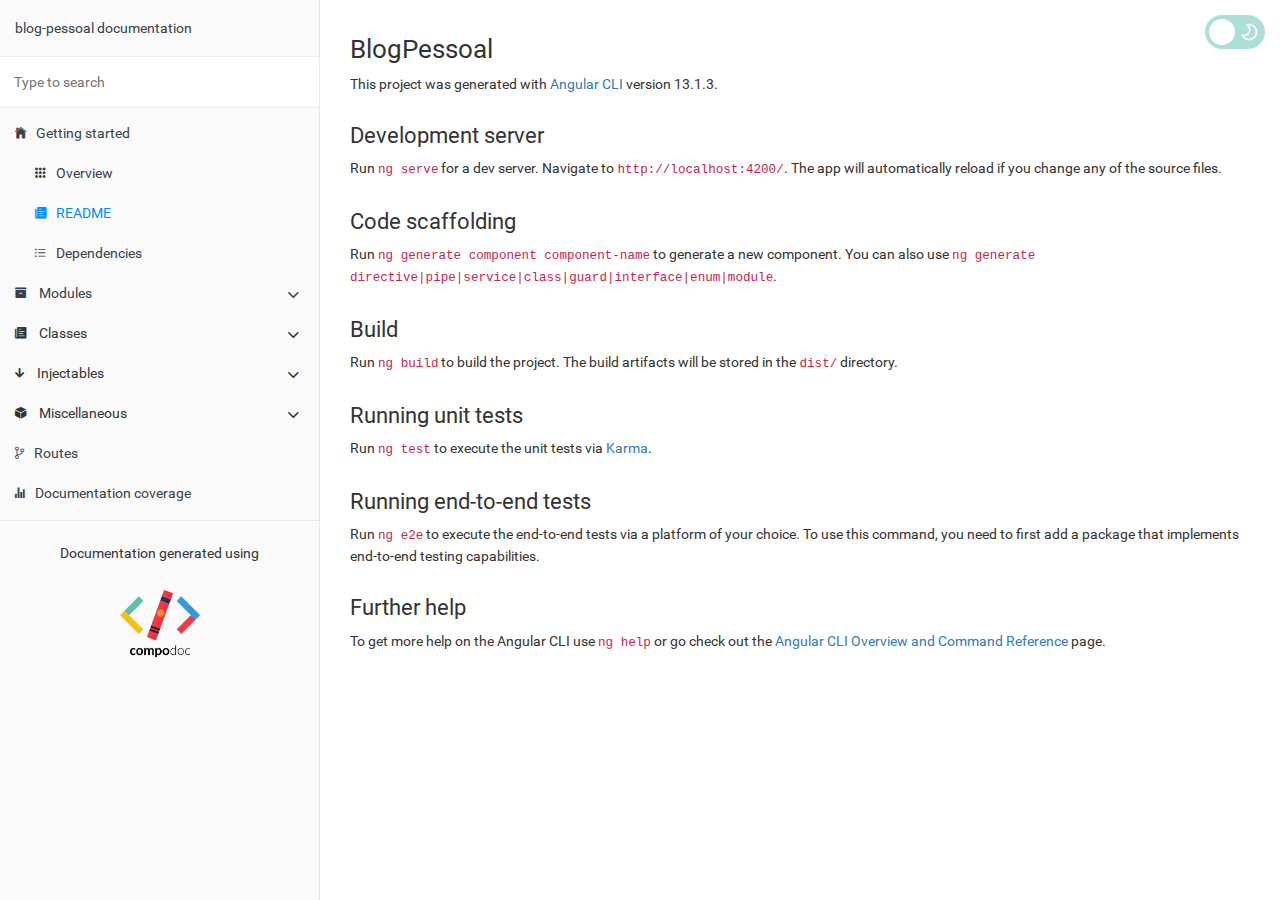
<file: documentation/index.html>
<!doctype html>
<html class="no-js" lang="">
    <head>
        <meta charset="utf-8">
        <meta http-equiv="x-ua-compatible" content="ie=edge">
        <title>blog-pessoal documentation</title>
        <meta name="description" content="">
        <meta name="viewport" content="width=device-width, initial-scale=1">

        <link rel="icon" type="image/x-icon" href="./images/favicon.ico">
	   <link rel="stylesheet" href="./styles/style.css">
        <link rel="stylesheet" href="./styles/dark.css">
    </head>
    <body>

        <div class="navbar navbar-default navbar-fixed-top visible-xs">
            <a href="./" class="navbar-brand">blog-pessoal documentation</a>
            <button type="button" class="btn btn-default btn-menu ion-ios-menu" id="btn-menu"></button>
        </div>

        <div class="xs-menu menu" id="mobile-menu">
                <div id="book-search-input" role="search"><input type="text" placeholder="Type to search"></div>            <compodoc-menu></compodoc-menu>
        </div>

        <div class="container-fluid main">
           <div class="row main">
               <div class="hidden-xs menu">
                   <compodoc-menu mode="normal"></compodoc-menu>
               </div>
               <!-- START CONTENT -->
               <div class="content getting-started">
                   <div class="content-data">

<h1 id="blogpessoal">BlogPessoal</h1>
<p>This project was generated with <a href="https://github.com/angular/angular-cli">Angular CLI</a> version 13.1.3.</p>
<h2 id="development-server">Development server</h2>
<p>Run <code>ng serve</code> for a dev server. Navigate to <code>http://localhost:4200/</code>. The app will automatically reload if you change any of the source files.</p>
<h2 id="code-scaffolding">Code scaffolding</h2>
<p>Run <code>ng generate component component-name</code> to generate a new component. You can also use <code>ng generate directive|pipe|service|class|guard|interface|enum|module</code>.</p>
<h2 id="build">Build</h2>
<p>Run <code>ng build</code> to build the project. The build artifacts will be stored in the <code>dist/</code> directory.</p>
<h2 id="running-unit-tests">Running unit tests</h2>
<p>Run <code>ng test</code> to execute the unit tests via <a href="https://karma-runner.github.io">Karma</a>.</p>
<h2 id="running-end-to-end-tests">Running end-to-end tests</h2>
<p>Run <code>ng e2e</code> to execute the end-to-end tests via a platform of your choice. To use this command, you need to first add a package that implements end-to-end testing capabilities.</p>
<h2 id="further-help">Further help</h2>
<p>To get more help on the Angular CLI use <code>ng help</code> or go check out the <a href="https://angular.io/cli">Angular CLI Overview and Command Reference</a> page.</p>




















                   </div><div class="search-results">
    <div class="has-results">
        <h1 class="search-results-title"><span class='search-results-count'></span> results matching "<span class='search-query'></span>"</h1>
        <ul class="search-results-list"></ul>
    </div>
    <div class="no-results">
        <h1 class="search-results-title">No results matching "<span class='search-query'></span>"</h1>
    </div>
</div>
</div>
               <!-- END CONTENT -->
           </div>
       </div>

          <label class="dark-mode-switch">
               <input type="checkbox">
               <span class="slider">
                    <svg class="slider-icon" viewBox="0 0 24 24" fill="none" height="20" stroke="#000" stroke-linecap="round" stroke-linejoin="round" stroke-width="2" width="20" xmlns="http://www.w3.org/2000/svg">
                    <path d="M21 12.79A9 9 0 1111.21 3 7 7 0 0021 12.79z"></path>
                    </svg>
               </span>
          </label>

       <script>
            var COMPODOC_CURRENT_PAGE_DEPTH = 0;
            var COMPODOC_CURRENT_PAGE_CONTEXT = 'getting-started';
            var COMPODOC_CURRENT_PAGE_URL = 'index.html';
            var MAX_SEARCH_RESULTS = 15;
       </script>

       <script src="./js/libs/custom-elements.min.js"></script>
       <script src="./js/libs/lit-html.js"></script>

       <script src="./js/menu-wc.js" defer></script>
       <script nomodule src="./js/menu-wc_es5.js" defer></script>

       <script src="./js/libs/bootstrap-native.js"></script>

       <script src="./js/libs/es6-shim.min.js"></script>
       <script src="./js/libs/EventDispatcher.js"></script>
       <script src="./js/libs/promise.min.js"></script>
       <script src="./js/libs/zepto.min.js"></script>

       <script src="./js/compodoc.js"></script>

       <script src="./js/tabs.js"></script>
       <script src="./js/menu.js"></script>
       <script src="./js/libs/clipboard.min.js"></script>
       <script src="./js/libs/prism.js"></script>
       <script src="./js/sourceCode.js"></script>
          <script src="./js/search/search.js"></script>
          <script src="./js/search/lunr.min.js"></script>
          <script src="./js/search/search-lunr.js"></script>
          <script src="./js/search/search_index.js"></script>
       <script src="./js/lazy-load-graphs.js"></script>


    </body>
</html>
</file>
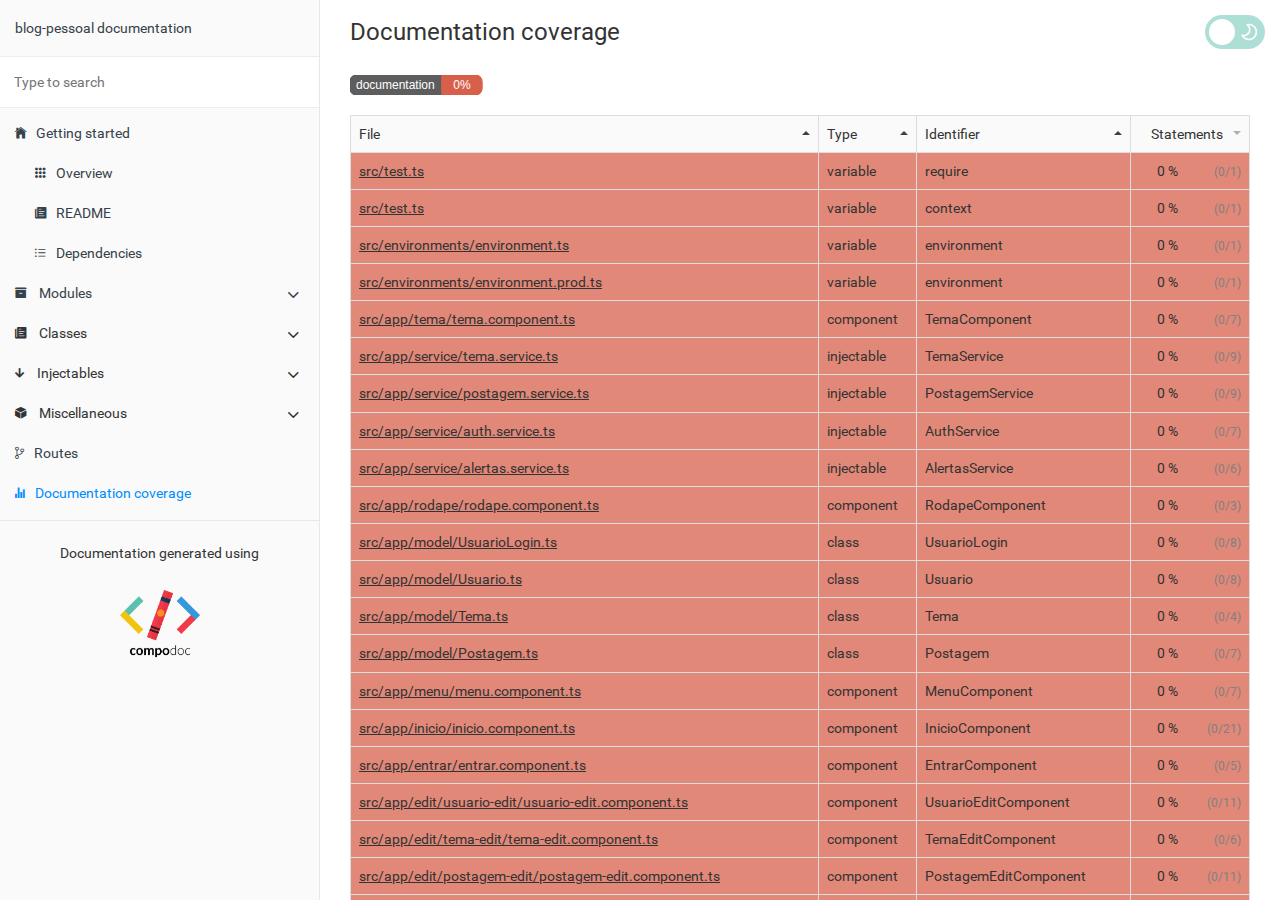
<file: documentation/coverage.html>
<!doctype html>
<html class="no-js" lang="">
    <head>
        <meta charset="utf-8">
        <meta http-equiv="x-ua-compatible" content="ie=edge">
        <title>blog-pessoal documentation</title>
        <meta name="description" content="">
        <meta name="viewport" content="width=device-width, initial-scale=1">

        <link rel="icon" type="image/x-icon" href="./images/favicon.ico">
	   <link rel="stylesheet" href="./styles/style.css">
        <link rel="stylesheet" href="./styles/dark.css">
    </head>
    <body>

        <div class="navbar navbar-default navbar-fixed-top visible-xs">
            <a href="./" class="navbar-brand">blog-pessoal documentation</a>
            <button type="button" class="btn btn-default btn-menu ion-ios-menu" id="btn-menu"></button>
        </div>

        <div class="xs-menu menu" id="mobile-menu">
                <div id="book-search-input" role="search"><input type="text" placeholder="Type to search"></div>            <compodoc-menu></compodoc-menu>
        </div>

        <div class="container-fluid main">
           <div class="row main">
               <div class="hidden-xs menu">
                   <compodoc-menu mode="normal"></compodoc-menu>
               </div>
               <!-- START CONTENT -->
               <div class="content coverage">
                   <div class="content-data">


















<ol class="breadcrumb">
    <li>Documentation coverage</li>
</ol>

<div>
    <img src="./images/coverage-badge-documentation.svg">
</div>

<table class="table table-bordered coverage" id="coverage-table">
    <thead class="coverage-header">
        <tr>
            <th>File</th>
            <th>Type</th>
            <th>Identifier</th>
            <th style="text-align:right" class="statements" data-sort-default>Statements</th>
        </tr>
    </thead>
    <tbody>
        <tr class="low">
            <td>
                <!-- miscellaneous -->
                <a href="./components/AlertasComponent.html">src/app/alertas/alertas.component.ts</a>
            </td>
            <td>component</td>
            <td>AlertasComponent</td>
            <td align="right" data-sort="0">
                <span class="coverage-percent">0 %</span>
                <span class="coverage-count">(0/7)</span>
            </td>
        </tr>
        <tr class="low">
            <td>
                <!-- miscellaneous -->
                <a href="./components/AppComponent.html">src/app/app.component.ts</a>
            </td>
            <td>component</td>
            <td>AppComponent</td>
            <td align="right" data-sort="0">
                <span class="coverage-percent">0 %</span>
                <span class="coverage-count">(0/3)</span>
            </td>
        </tr>
        <tr class="low">
            <td>
                <!-- miscellaneous -->
                <a href="./components/CadastrarComponent.html">src/app/cadastrar/cadastrar.component.ts</a>
            </td>
            <td>component</td>
            <td>CadastrarComponent</td>
            <td align="right" data-sort="0">
                <span class="coverage-percent">0 %</span>
                <span class="coverage-count">(0/9)</span>
            </td>
        </tr>
        <tr class="low">
            <td>
                <!-- miscellaneous -->
                <a href="./components/PostagemDeleteComponent.html">src/app/delete/postagem-delete/postagem-delete.component.ts</a>
            </td>
            <td>component</td>
            <td>PostagemDeleteComponent</td>
            <td align="right" data-sort="0">
                <span class="coverage-percent">0 %</span>
                <span class="coverage-count">(0/7)</span>
            </td>
        </tr>
        <tr class="low">
            <td>
                <!-- miscellaneous -->
                <a href="./components/TemaDeleteComponent.html">src/app/delete/tema-delete/tema-delete.component.ts</a>
            </td>
            <td>component</td>
            <td>TemaDeleteComponent</td>
            <td align="right" data-sort="0">
                <span class="coverage-percent">0 %</span>
                <span class="coverage-count">(0/7)</span>
            </td>
        </tr>
        <tr class="low">
            <td>
                <!-- miscellaneous -->
                <a href="./components/PostagemEditComponent.html">src/app/edit/postagem-edit/postagem-edit.component.ts</a>
            </td>
            <td>component</td>
            <td>PostagemEditComponent</td>
            <td align="right" data-sort="0">
                <span class="coverage-percent">0 %</span>
                <span class="coverage-count">(0/11)</span>
            </td>
        </tr>
        <tr class="low">
            <td>
                <!-- miscellaneous -->
                <a href="./components/TemaEditComponent.html">src/app/edit/tema-edit/tema-edit.component.ts</a>
            </td>
            <td>component</td>
            <td>TemaEditComponent</td>
            <td align="right" data-sort="0">
                <span class="coverage-percent">0 %</span>
                <span class="coverage-count">(0/6)</span>
            </td>
        </tr>
        <tr class="low">
            <td>
                <!-- miscellaneous -->
                <a href="./components/UsuarioEditComponent.html">src/app/edit/usuario-edit/usuario-edit.component.ts</a>
            </td>
            <td>component</td>
            <td>UsuarioEditComponent</td>
            <td align="right" data-sort="0">
                <span class="coverage-percent">0 %</span>
                <span class="coverage-count">(0/11)</span>
            </td>
        </tr>
        <tr class="low">
            <td>
                <!-- miscellaneous -->
                <a href="./components/EntrarComponent.html">src/app/entrar/entrar.component.ts</a>
            </td>
            <td>component</td>
            <td>EntrarComponent</td>
            <td align="right" data-sort="0">
                <span class="coverage-percent">0 %</span>
                <span class="coverage-count">(0/5)</span>
            </td>
        </tr>
        <tr class="low">
            <td>
                <!-- miscellaneous -->
                <a href="./components/InicioComponent.html">src/app/inicio/inicio.component.ts</a>
            </td>
            <td>component</td>
            <td>InicioComponent</td>
            <td align="right" data-sort="0">
                <span class="coverage-percent">0 %</span>
                <span class="coverage-count">(0/21)</span>
            </td>
        </tr>
        <tr class="low">
            <td>
                <!-- miscellaneous -->
                <a href="./components/MenuComponent.html">src/app/menu/menu.component.ts</a>
            </td>
            <td>component</td>
            <td>MenuComponent</td>
            <td align="right" data-sort="0">
                <span class="coverage-percent">0 %</span>
                <span class="coverage-count">(0/7)</span>
            </td>
        </tr>
        <tr class="low">
            <td>
                <!-- miscellaneous -->
                <a href="./classes/Postagem.html">src/app/model/Postagem.ts</a>
            </td>
            <td>class</td>
            <td>Postagem</td>
            <td align="right" data-sort="0">
                <span class="coverage-percent">0 %</span>
                <span class="coverage-count">(0/7)</span>
            </td>
        </tr>
        <tr class="low">
            <td>
                <!-- miscellaneous -->
                <a href="./classes/Tema.html">src/app/model/Tema.ts</a>
            </td>
            <td>class</td>
            <td>Tema</td>
            <td align="right" data-sort="0">
                <span class="coverage-percent">0 %</span>
                <span class="coverage-count">(0/4)</span>
            </td>
        </tr>
        <tr class="low">
            <td>
                <!-- miscellaneous -->
                <a href="./classes/Usuario.html">src/app/model/Usuario.ts</a>
            </td>
            <td>class</td>
            <td>Usuario</td>
            <td align="right" data-sort="0">
                <span class="coverage-percent">0 %</span>
                <span class="coverage-count">(0/8)</span>
            </td>
        </tr>
        <tr class="low">
            <td>
                <!-- miscellaneous -->
                <a href="./classes/UsuarioLogin.html">src/app/model/UsuarioLogin.ts</a>
            </td>
            <td>class</td>
            <td>UsuarioLogin</td>
            <td align="right" data-sort="0">
                <span class="coverage-percent">0 %</span>
                <span class="coverage-count">(0/8)</span>
            </td>
        </tr>
        <tr class="low">
            <td>
                <!-- miscellaneous -->
                <a href="./components/RodapeComponent.html">src/app/rodape/rodape.component.ts</a>
            </td>
            <td>component</td>
            <td>RodapeComponent</td>
            <td align="right" data-sort="0">
                <span class="coverage-percent">0 %</span>
                <span class="coverage-count">(0/3)</span>
            </td>
        </tr>
        <tr class="low">
            <td>
                <!-- miscellaneous -->
                <a href="./injectables/AlertasService.html">src/app/service/alertas.service.ts</a>
            </td>
            <td>injectable</td>
            <td>AlertasService</td>
            <td align="right" data-sort="0">
                <span class="coverage-percent">0 %</span>
                <span class="coverage-count">(0/6)</span>
            </td>
        </tr>
        <tr class="low">
            <td>
                <!-- miscellaneous -->
                <a href="./injectables/AuthService.html">src/app/service/auth.service.ts</a>
            </td>
            <td>injectable</td>
            <td>AuthService</td>
            <td align="right" data-sort="0">
                <span class="coverage-percent">0 %</span>
                <span class="coverage-count">(0/7)</span>
            </td>
        </tr>
        <tr class="low">
            <td>
                <!-- miscellaneous -->
                <a href="./injectables/PostagemService.html">src/app/service/postagem.service.ts</a>
            </td>
            <td>injectable</td>
            <td>PostagemService</td>
            <td align="right" data-sort="0">
                <span class="coverage-percent">0 %</span>
                <span class="coverage-count">(0/9)</span>
            </td>
        </tr>
        <tr class="low">
            <td>
                <!-- miscellaneous -->
                <a href="./injectables/TemaService.html">src/app/service/tema.service.ts</a>
            </td>
            <td>injectable</td>
            <td>TemaService</td>
            <td align="right" data-sort="0">
                <span class="coverage-percent">0 %</span>
                <span class="coverage-count">(0/9)</span>
            </td>
        </tr>
        <tr class="low">
            <td>
                <!-- miscellaneous -->
                <a href="./components/TemaComponent.html">src/app/tema/tema.component.ts</a>
            </td>
            <td>component</td>
            <td>TemaComponent</td>
            <td align="right" data-sort="0">
                <span class="coverage-percent">0 %</span>
                <span class="coverage-count">(0/7)</span>
            </td>
        </tr>
        <tr class="low">
            <td>
                <!-- miscellaneous -->
                <a href="./miscellaneous/variables.html#environment">src/environments/environment.prod.ts</a>
            </td>
            <td>variable</td>
            <td>environment</td>
            <td align="right" data-sort="0">
                <span class="coverage-percent">0 %</span>
                <span class="coverage-count">(0/1)</span>
            </td>
        </tr>
        <tr class="low">
            <td>
                <!-- miscellaneous -->
                <a href="./miscellaneous/variables.html#environment">src/environments/environment.ts</a>
            </td>
            <td>variable</td>
            <td>environment</td>
            <td align="right" data-sort="0">
                <span class="coverage-percent">0 %</span>
                <span class="coverage-count">(0/1)</span>
            </td>
        </tr>
        <tr class="low">
            <td>
                <!-- miscellaneous -->
                <a href="./miscellaneous/variables.html#context">src/test.ts</a>
            </td>
            <td>variable</td>
            <td>context</td>
            <td align="right" data-sort="0">
                <span class="coverage-percent">0 %</span>
                <span class="coverage-count">(0/1)</span>
            </td>
        </tr>
        <tr class="low">
            <td>
                <!-- miscellaneous -->
                <a href="./miscellaneous/variables.html#require">src/test.ts</a>
            </td>
            <td>variable</td>
            <td>require</td>
            <td align="right" data-sort="0">
                <span class="coverage-percent">0 %</span>
                <span class="coverage-count">(0/1)</span>
            </td>
        </tr>
    </tbody>
</table>

<script src="js/libs/tablesort.min.js"></script>
<script src="js/libs/tablesort.number.min.js"></script>
<script>
    new Tablesort(document.getElementById('coverage-table'));
</script>

                   </div><div class="search-results">
    <div class="has-results">
        <h1 class="search-results-title"><span class='search-results-count'></span> results matching "<span class='search-query'></span>"</h1>
        <ul class="search-results-list"></ul>
    </div>
    <div class="no-results">
        <h1 class="search-results-title">No results matching "<span class='search-query'></span>"</h1>
    </div>
</div>
</div>
               <!-- END CONTENT -->
           </div>
       </div>

          <label class="dark-mode-switch">
               <input type="checkbox">
               <span class="slider">
                    <svg class="slider-icon" viewBox="0 0 24 24" fill="none" height="20" stroke="#000" stroke-linecap="round" stroke-linejoin="round" stroke-width="2" width="20" xmlns="http://www.w3.org/2000/svg">
                    <path d="M21 12.79A9 9 0 1111.21 3 7 7 0 0021 12.79z"></path>
                    </svg>
               </span>
          </label>

       <script>
            var COMPODOC_CURRENT_PAGE_DEPTH = 0;
            var COMPODOC_CURRENT_PAGE_CONTEXT = 'coverage';
            var COMPODOC_CURRENT_PAGE_URL = 'coverage.html';
            var MAX_SEARCH_RESULTS = 15;
       </script>

       <script src="./js/libs/custom-elements.min.js"></script>
       <script src="./js/libs/lit-html.js"></script>

       <script src="./js/menu-wc.js" defer></script>
       <script nomodule src="./js/menu-wc_es5.js" defer></script>

       <script src="./js/libs/bootstrap-native.js"></script>

       <script src="./js/libs/es6-shim.min.js"></script>
       <script src="./js/libs/EventDispatcher.js"></script>
       <script src="./js/libs/promise.min.js"></script>
       <script src="./js/libs/zepto.min.js"></script>

       <script src="./js/compodoc.js"></script>

       <script src="./js/tabs.js"></script>
       <script src="./js/menu.js"></script>
       <script src="./js/libs/clipboard.min.js"></script>
       <script src="./js/libs/prism.js"></script>
       <script src="./js/sourceCode.js"></script>
          <script src="./js/search/search.js"></script>
          <script src="./js/search/lunr.min.js"></script>
          <script src="./js/search/search-lunr.js"></script>
          <script src="./js/search/search_index.js"></script>
       <script src="./js/lazy-load-graphs.js"></script>


    </body>
</html>
</file>
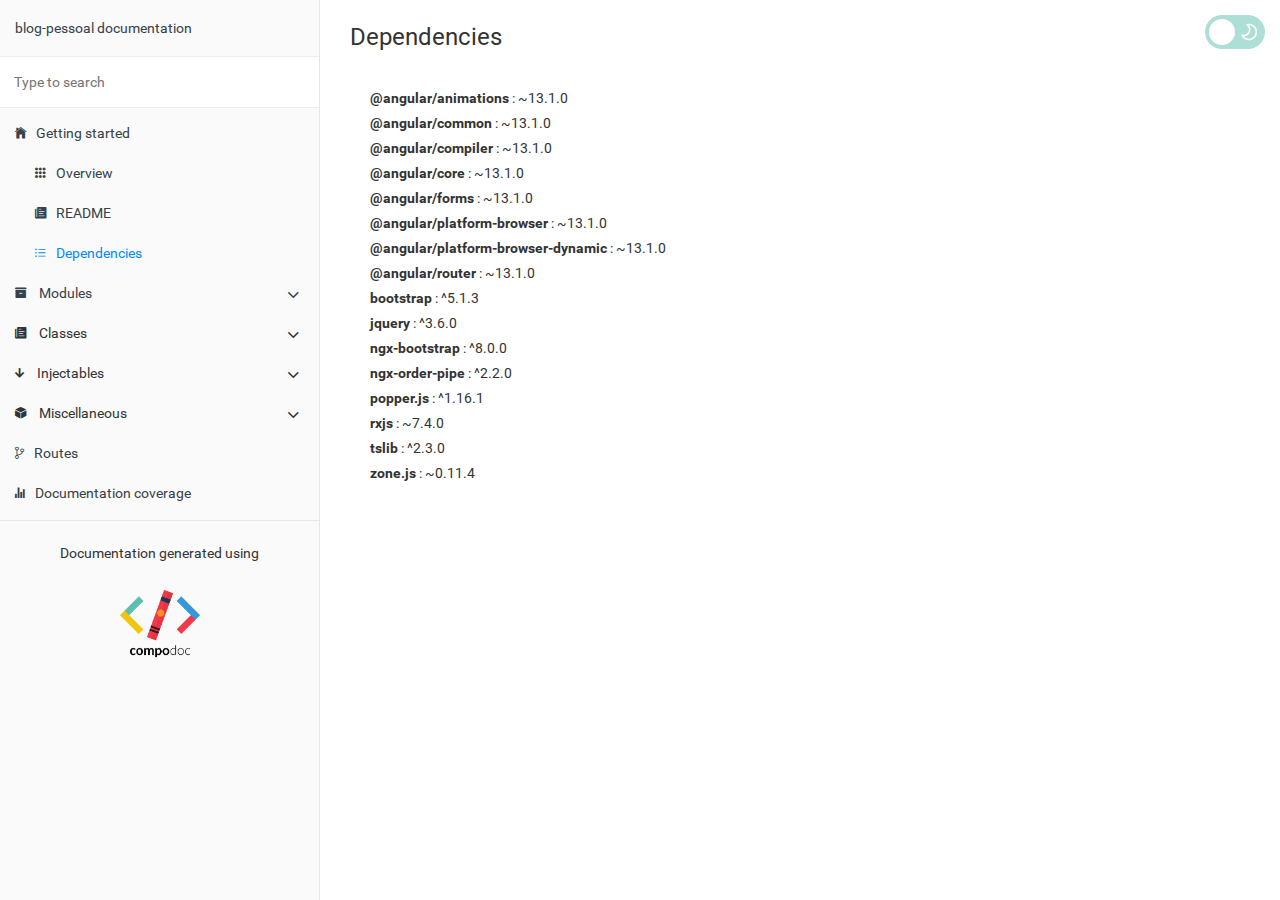
<file: documentation/dependencies.html>
<!doctype html>
<html class="no-js" lang="">
    <head>
        <meta charset="utf-8">
        <meta http-equiv="x-ua-compatible" content="ie=edge">
        <title>blog-pessoal documentation</title>
        <meta name="description" content="">
        <meta name="viewport" content="width=device-width, initial-scale=1">

        <link rel="icon" type="image/x-icon" href="./images/favicon.ico">
	   <link rel="stylesheet" href="./styles/style.css">
        <link rel="stylesheet" href="./styles/dark.css">
    </head>
    <body>

        <div class="navbar navbar-default navbar-fixed-top visible-xs">
            <a href="./" class="navbar-brand">blog-pessoal documentation</a>
            <button type="button" class="btn btn-default btn-menu ion-ios-menu" id="btn-menu"></button>
        </div>

        <div class="xs-menu menu" id="mobile-menu">
                <div id="book-search-input" role="search"><input type="text" placeholder="Type to search"></div>            <compodoc-menu></compodoc-menu>
        </div>

        <div class="container-fluid main">
           <div class="row main">
               <div class="hidden-xs menu">
                   <compodoc-menu mode="normal"></compodoc-menu>
               </div>
               <!-- START CONTENT -->
               <div class="content package-dependencies">
                   <div class="content-data">















    <ol class="breadcrumb">
        <li>Dependencies</li>
    </ol>
    <ul class="dependencies-list">
        <li>
            <b>@angular/animations</b> : ~13.1.0</li>
        <li>
            <b>@angular/common</b> : ~13.1.0</li>
        <li>
            <b>@angular/compiler</b> : ~13.1.0</li>
        <li>
            <b>@angular/core</b> : ~13.1.0</li>
        <li>
            <b>@angular/forms</b> : ~13.1.0</li>
        <li>
            <b>@angular/platform-browser</b> : ~13.1.0</li>
        <li>
            <b>@angular/platform-browser-dynamic</b> : ~13.1.0</li>
        <li>
            <b>@angular/router</b> : ~13.1.0</li>
        <li>
            <b>bootstrap</b> : ^5.1.3</li>
        <li>
            <b>jquery</b> : ^3.6.0</li>
        <li>
            <b>ngx-bootstrap</b> : ^8.0.0</li>
        <li>
            <b>ngx-order-pipe</b> : ^2.2.0</li>
        <li>
            <b>popper.js</b> : ^1.16.1</li>
        <li>
            <b>rxjs</b> : ~7.4.0</li>
        <li>
            <b>tslib</b> : ^2.3.0</li>
        <li>
            <b>zone.js</b> : ~0.11.4</li>
    </ul>






                   </div><div class="search-results">
    <div class="has-results">
        <h1 class="search-results-title"><span class='search-results-count'></span> results matching "<span class='search-query'></span>"</h1>
        <ul class="search-results-list"></ul>
    </div>
    <div class="no-results">
        <h1 class="search-results-title">No results matching "<span class='search-query'></span>"</h1>
    </div>
</div>
</div>
               <!-- END CONTENT -->
           </div>
       </div>

          <label class="dark-mode-switch">
               <input type="checkbox">
               <span class="slider">
                    <svg class="slider-icon" viewBox="0 0 24 24" fill="none" height="20" stroke="#000" stroke-linecap="round" stroke-linejoin="round" stroke-width="2" width="20" xmlns="http://www.w3.org/2000/svg">
                    <path d="M21 12.79A9 9 0 1111.21 3 7 7 0 0021 12.79z"></path>
                    </svg>
               </span>
          </label>

       <script>
            var COMPODOC_CURRENT_PAGE_DEPTH = 0;
            var COMPODOC_CURRENT_PAGE_CONTEXT = 'package-dependencies';
            var COMPODOC_CURRENT_PAGE_URL = 'dependencies.html';
            var MAX_SEARCH_RESULTS = 15;
       </script>

       <script src="./js/libs/custom-elements.min.js"></script>
       <script src="./js/libs/lit-html.js"></script>

       <script src="./js/menu-wc.js" defer></script>
       <script nomodule src="./js/menu-wc_es5.js" defer></script>

       <script src="./js/libs/bootstrap-native.js"></script>

       <script src="./js/libs/es6-shim.min.js"></script>
       <script src="./js/libs/EventDispatcher.js"></script>
       <script src="./js/libs/promise.min.js"></script>
       <script src="./js/libs/zepto.min.js"></script>

       <script src="./js/compodoc.js"></script>

       <script src="./js/tabs.js"></script>
       <script src="./js/menu.js"></script>
       <script src="./js/libs/clipboard.min.js"></script>
       <script src="./js/libs/prism.js"></script>
       <script src="./js/sourceCode.js"></script>
          <script src="./js/search/search.js"></script>
          <script src="./js/search/lunr.min.js"></script>
          <script src="./js/search/search-lunr.js"></script>
          <script src="./js/search/search_index.js"></script>
       <script src="./js/lazy-load-graphs.js"></script>


    </body>
</html>
</file>
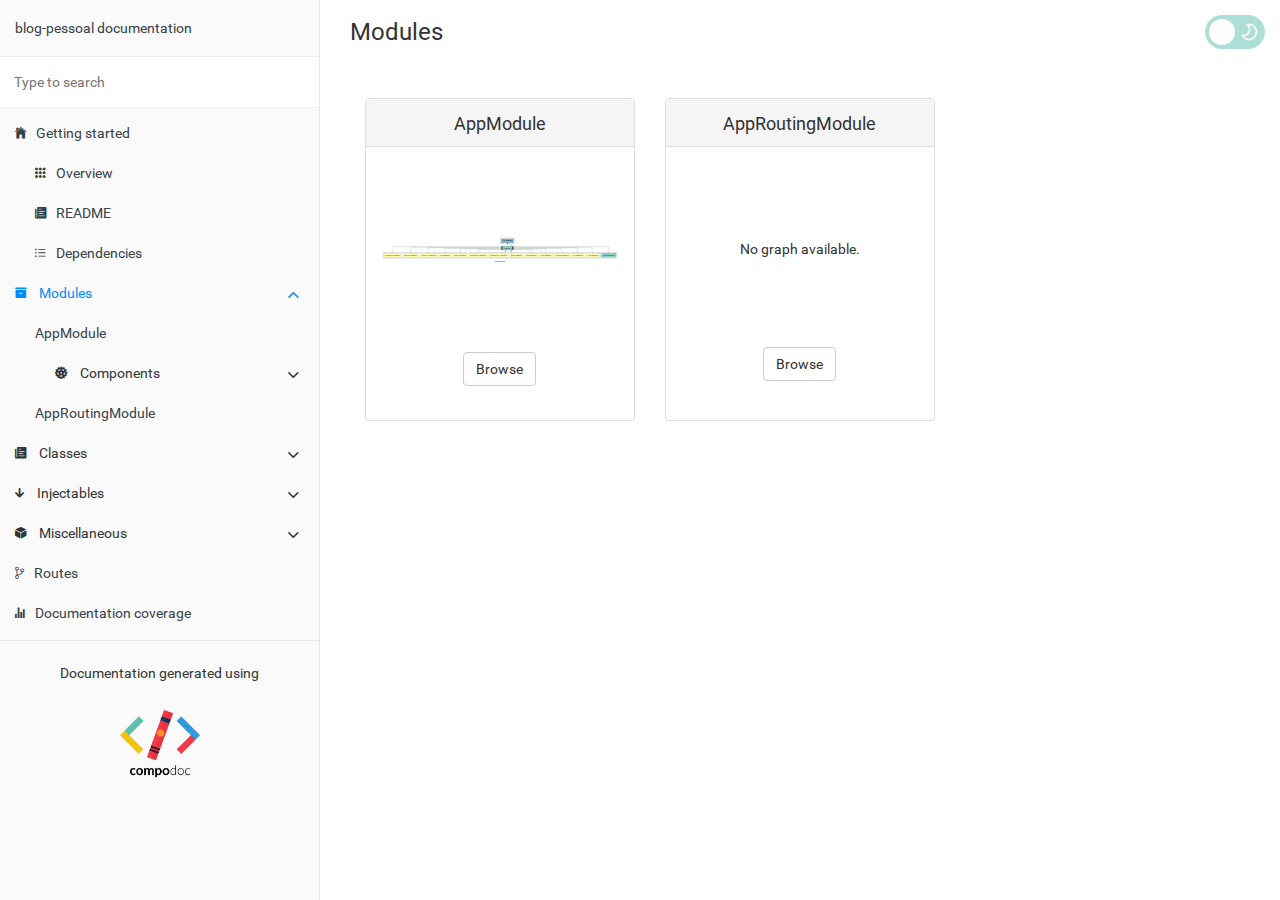
<file: documentation/modules.html>
<!doctype html>
<html class="no-js" lang="">
    <head>
        <meta charset="utf-8">
        <meta http-equiv="x-ua-compatible" content="ie=edge">
        <title>blog-pessoal documentation</title>
        <meta name="description" content="">
        <meta name="viewport" content="width=device-width, initial-scale=1">

        <link rel="icon" type="image/x-icon" href="./images/favicon.ico">
	   <link rel="stylesheet" href="./styles/style.css">
        <link rel="stylesheet" href="./styles/dark.css">
    </head>
    <body>

        <div class="navbar navbar-default navbar-fixed-top visible-xs">
            <a href="./" class="navbar-brand">blog-pessoal documentation</a>
            <button type="button" class="btn btn-default btn-menu ion-ios-menu" id="btn-menu"></button>
        </div>

        <div class="xs-menu menu" id="mobile-menu">
                <div id="book-search-input" role="search"><input type="text" placeholder="Type to search"></div>            <compodoc-menu></compodoc-menu>
        </div>

        <div class="container-fluid main">
           <div class="row main">
               <div class="hidden-xs menu">
                   <compodoc-menu mode="normal"></compodoc-menu>
               </div>
               <!-- START CONTENT -->
               <div class="content modules">
                   <div class="content-data">



<ol class="breadcrumb">
    <li>Modules</li>
</ol>
<div class="container-fluid modules">
    <div class="row">
            <div class="col-md-6 col-lg-4">
                <div class="card card-module">
                    <div class="card-header">
                        <h4 class="card-title">AppModule</h4>
                    </div>
                    <div class="card-block">
                                <p>
                                    <object id="demo-svg" type="image/svg+xml" lazy="./modules/AppModule/dependencies.svg" style="width: 100%; height: 175px;">
                                        Your browser does not support SVG
                                    </object>
                                </p>
                        <footer class="text-center">
                            <a href="./modules/AppModule.html" class="btn btn-default">Browse</a>
                        </footer>
                    </div>
                </div>
            </div>
            <div class="col-md-6 col-lg-4">
                <div class="card card-module">
                    <div class="card-header">
                        <h4 class="card-title">AppRoutingModule</h4>
                    </div>
                    <div class="card-block">
                                <p class="no-graph">
                                    No graph available.
                                </p>
                        <footer class="text-center">
                            <a href="./modules/AppRoutingModule.html" class="btn btn-default">Browse</a>
                        </footer>
                    </div>
                </div>
            </div>
    </div>
</div>

















                   </div><div class="search-results">
    <div class="has-results">
        <h1 class="search-results-title"><span class='search-results-count'></span> results matching "<span class='search-query'></span>"</h1>
        <ul class="search-results-list"></ul>
    </div>
    <div class="no-results">
        <h1 class="search-results-title">No results matching "<span class='search-query'></span>"</h1>
    </div>
</div>
</div>
               <!-- END CONTENT -->
           </div>
       </div>

          <label class="dark-mode-switch">
               <input type="checkbox">
               <span class="slider">
                    <svg class="slider-icon" viewBox="0 0 24 24" fill="none" height="20" stroke="#000" stroke-linecap="round" stroke-linejoin="round" stroke-width="2" width="20" xmlns="http://www.w3.org/2000/svg">
                    <path d="M21 12.79A9 9 0 1111.21 3 7 7 0 0021 12.79z"></path>
                    </svg>
               </span>
          </label>

       <script>
            var COMPODOC_CURRENT_PAGE_DEPTH = 0;
            var COMPODOC_CURRENT_PAGE_CONTEXT = 'modules';
            var COMPODOC_CURRENT_PAGE_URL = 'modules.html';
            var MAX_SEARCH_RESULTS = 15;
       </script>

       <script src="./js/libs/custom-elements.min.js"></script>
       <script src="./js/libs/lit-html.js"></script>

       <script src="./js/menu-wc.js" defer></script>
       <script nomodule src="./js/menu-wc_es5.js" defer></script>

       <script src="./js/libs/bootstrap-native.js"></script>

       <script src="./js/libs/es6-shim.min.js"></script>
       <script src="./js/libs/EventDispatcher.js"></script>
       <script src="./js/libs/promise.min.js"></script>
       <script src="./js/libs/zepto.min.js"></script>

       <script src="./js/compodoc.js"></script>

       <script src="./js/tabs.js"></script>
       <script src="./js/menu.js"></script>
       <script src="./js/libs/clipboard.min.js"></script>
       <script src="./js/libs/prism.js"></script>
       <script src="./js/sourceCode.js"></script>
          <script src="./js/search/search.js"></script>
          <script src="./js/search/lunr.min.js"></script>
          <script src="./js/search/search-lunr.js"></script>
          <script src="./js/search/search_index.js"></script>
       <script src="./js/lazy-load-graphs.js"></script>


    </body>
</html>
</file>
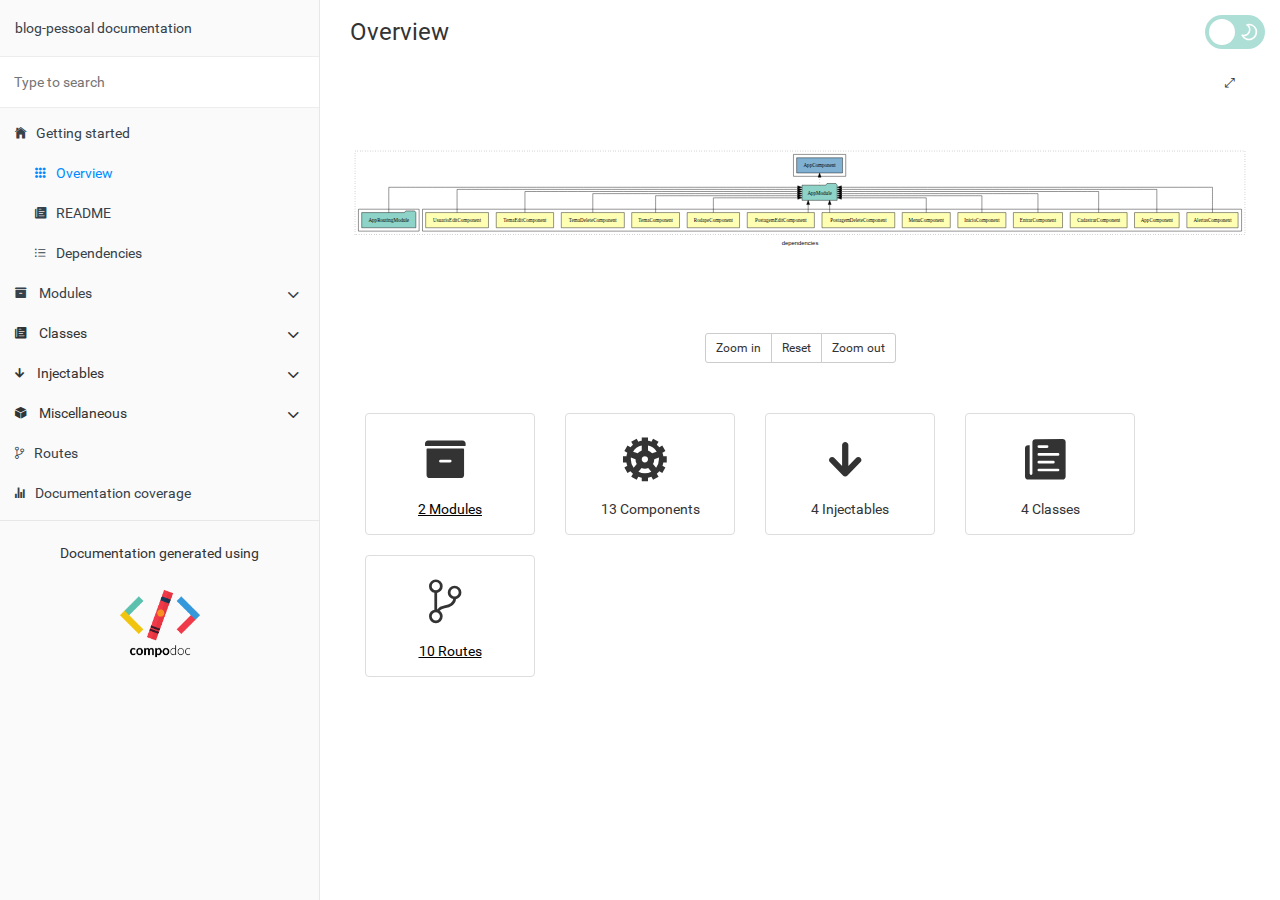
<file: documentation/overview.html>
<!doctype html>
<html class="no-js" lang="">
    <head>
        <meta charset="utf-8">
        <meta http-equiv="x-ua-compatible" content="ie=edge">
        <title>blog-pessoal documentation</title>
        <meta name="description" content="">
        <meta name="viewport" content="width=device-width, initial-scale=1">

        <link rel="icon" type="image/x-icon" href="./images/favicon.ico">
	   <link rel="stylesheet" href="./styles/style.css">
        <link rel="stylesheet" href="./styles/dark.css">
    </head>
    <body>

        <div class="navbar navbar-default navbar-fixed-top visible-xs">
            <a href="./" class="navbar-brand">blog-pessoal documentation</a>
            <button type="button" class="btn btn-default btn-menu ion-ios-menu" id="btn-menu"></button>
        </div>

        <div class="xs-menu menu" id="mobile-menu">
                <div id="book-search-input" role="search"><input type="text" placeholder="Type to search"></div>            <compodoc-menu></compodoc-menu>
        </div>

        <div class="container-fluid main">
           <div class="row main">
               <div class="hidden-xs menu">
                   <compodoc-menu mode="normal"></compodoc-menu>
               </div>
               <!-- START CONTENT -->
               <div class="content overview">
                   <div class="content-data">


<ol class="breadcrumb">
    <li>Overview</li>
</ol>
  
<div class="text-center module-graph-container">
    <div id="module-graph-svg">
        <?xml version="1.0" encoding="UTF-8" standalone="no"?>
<!DOCTYPE svg PUBLIC "-//W3C//DTD SVG 1.1//EN"
 "http://www.w3.org/Graphics/SVG/1.1/DTD/svg11.dtd">
<!-- Generated by graphviz version 2.47.3 (20210619.1520)
 -->
<!-- Title: dependencies Pages: 1 -->
<svg width="2135pt" height="247pt"
 viewBox="0.00 0.00 2135.00 246.80" xmlns="http://www.w3.org/2000/svg" xmlns:xlink="http://www.w3.org/1999/xlink">
<g id="graph0" class="graph" transform="scale(1 1) rotate(0) translate(4 242.8)">
<title>dependencies</title>
<polygon fill="white" stroke="transparent" points="-4,4 -4,-242.8 2131,-242.8 2131,4 -4,4"/>
<text text-anchor="middle" x="1063.5" y="-8.2" font-family="sans-serif" font-size="14.00">dependencies</text>
<g id="clust1" class="cluster">
<title>cluster_AppModule</title>
<polygon fill="none" stroke="black" stroke-dasharray="1,5" points="8,-32.8 8,-230.8 2119,-230.8 2119,-32.8 8,-32.8"/>
</g>
<g id="clust2" class="cluster">
<title>cluster_AppModule_declarations</title>
<polygon fill="none" stroke="black" points="168,-40.8 168,-92.8 2111,-92.8 2111,-40.8 168,-40.8"/>
</g>
<g id="clust16" class="cluster">
<title>cluster_AppModule_imports</title>
<polygon fill="none" stroke="black" points="16,-40.8 16,-92.8 160,-92.8 160,-40.8 16,-40.8"/>
</g>
<g id="clust18" class="cluster">
<title>cluster_AppModule_bootstrap</title>
<polygon fill="none" stroke="black" points="1048,-170.8 1048,-222.8 1172,-222.8 1172,-170.8 1048,-170.8"/>
</g>
<!-- AlertasComponent -->
<g id="node1" class="node">
<title>AlertasComponent</title>
<polygon fill="#ffffb3" stroke="black" points="2102.75,-84.8 1981.25,-84.8 1981.25,-48.8 2102.75,-48.8 2102.75,-84.8"/>
<text text-anchor="middle" x="2042" y="-62.6" font-family="Times,serif" font-size="14.00">AlertasComponent</text>
</g>
<!-- AppModule -->
<g id="node14" class="node">
<title>AppModule</title>
<polygon fill="#8dd3c7" stroke="black" points="1151.66,-149.8 1148.66,-153.8 1127.66,-153.8 1124.66,-149.8 1068.34,-149.8 1068.34,-113.8 1151.66,-113.8 1151.66,-149.8"/>
<text text-anchor="middle" x="1110" y="-127.6" font-family="Times,serif" font-size="14.00">AppModule</text>
</g>
<!-- AlertasComponent&#45;&gt;AppModule -->
<g id="edge1" class="edge">
<title>AlertasComponent&#45;&gt;AppModule</title>
<path fill="none" stroke="black" d="M2042,-84.89C2042,-107.93 2042,-144.8 2042,-144.8 2042,-144.8 1161.86,-144.8 1161.86,-144.8"/>
<polygon fill="black" stroke="black" points="1161.86,-141.3 1151.86,-144.8 1161.86,-148.3 1161.86,-141.3"/>
</g>
<!-- AppComponent -->
<g id="node2" class="node">
<title>AppComponent</title>
<polygon fill="#ffffb3" stroke="black" points="1962.94,-84.8 1857.06,-84.8 1857.06,-48.8 1962.94,-48.8 1962.94,-84.8"/>
<text text-anchor="middle" x="1910" y="-62.6" font-family="Times,serif" font-size="14.00">AppComponent</text>
</g>
<!-- AppComponent&#45;&gt;AppModule -->
<g id="edge2" class="edge">
<title>AppComponent&#45;&gt;AppModule</title>
<path fill="none" stroke="black" d="M1910,-84.84C1910,-106.46 1910,-139.8 1910,-139.8 1910,-139.8 1161.89,-139.8 1161.89,-139.8"/>
<polygon fill="black" stroke="black" points="1161.89,-136.3 1151.89,-139.8 1161.89,-143.3 1161.89,-136.3"/>
</g>
<!-- CadastrarComponent -->
<g id="node3" class="node">
<title>CadastrarComponent</title>
<polygon fill="#ffffb3" stroke="black" points="1839.47,-84.8 1704.53,-84.8 1704.53,-48.8 1839.47,-48.8 1839.47,-84.8"/>
<text text-anchor="middle" x="1772" y="-62.6" font-family="Times,serif" font-size="14.00">CadastrarComponent</text>
</g>
<!-- CadastrarComponent&#45;&gt;AppModule -->
<g id="edge3" class="edge">
<title>CadastrarComponent&#45;&gt;AppModule</title>
<path fill="none" stroke="black" d="M1772,-85.02C1772,-105.17 1772,-134.8 1772,-134.8 1772,-134.8 1161.66,-134.8 1161.66,-134.8"/>
<polygon fill="black" stroke="black" points="1161.66,-131.3 1151.66,-134.8 1161.66,-138.3 1161.66,-131.3"/>
</g>
<!-- EntrarComponent -->
<g id="node4" class="node">
<title>EntrarComponent</title>
<polygon fill="#ffffb3" stroke="black" points="1686.31,-84.8 1569.69,-84.8 1569.69,-48.8 1686.31,-48.8 1686.31,-84.8"/>
<text text-anchor="middle" x="1628" y="-62.6" font-family="Times,serif" font-size="14.00">EntrarComponent</text>
</g>
<!-- EntrarComponent&#45;&gt;AppModule -->
<g id="edge4" class="edge">
<title>EntrarComponent&#45;&gt;AppModule</title>
<path fill="none" stroke="black" d="M1628,-85.02C1628,-103.63 1628,-129.8 1628,-129.8 1628,-129.8 1161.95,-129.8 1161.95,-129.8"/>
<polygon fill="black" stroke="black" points="1161.95,-126.3 1151.95,-129.8 1161.95,-133.3 1161.95,-126.3"/>
</g>
<!-- InicioComponent -->
<g id="node5" class="node">
<title>InicioComponent</title>
<polygon fill="#ffffb3" stroke="black" points="1551.99,-84.8 1438.01,-84.8 1438.01,-48.8 1551.99,-48.8 1551.99,-84.8"/>
<text text-anchor="middle" x="1495" y="-62.6" font-family="Times,serif" font-size="14.00">InicioComponent</text>
</g>
<!-- InicioComponent&#45;&gt;AppModule -->
<g id="edge5" class="edge">
<title>InicioComponent&#45;&gt;AppModule</title>
<path fill="none" stroke="black" d="M1495,-84.83C1495,-101.86 1495,-124.8 1495,-124.8 1495,-124.8 1161.93,-124.8 1161.93,-124.8"/>
<polygon fill="black" stroke="black" points="1161.93,-121.3 1151.93,-124.8 1161.93,-128.3 1161.93,-121.3"/>
</g>
<!-- MenuComponent -->
<g id="node6" class="node">
<title>MenuComponent</title>
<polygon fill="#ffffb3" stroke="black" points="1419.99,-84.8 1306.01,-84.8 1306.01,-48.8 1419.99,-48.8 1419.99,-84.8"/>
<text text-anchor="middle" x="1363" y="-62.6" font-family="Times,serif" font-size="14.00">MenuComponent</text>
</g>
<!-- MenuComponent&#45;&gt;AppModule -->
<g id="edge6" class="edge">
<title>MenuComponent&#45;&gt;AppModule</title>
<path fill="none" stroke="black" d="M1363,-85.04C1363,-100.37 1363,-119.8 1363,-119.8 1363,-119.8 1161.78,-119.8 1161.78,-119.8"/>
<polygon fill="black" stroke="black" points="1161.78,-116.3 1151.78,-119.8 1161.78,-123.3 1161.78,-116.3"/>
</g>
<!-- PostagemDeleteComponent -->
<g id="node7" class="node">
<title>PostagemDeleteComponent</title>
<polygon fill="#ffffb3" stroke="black" points="1288.3,-84.8 1115.7,-84.8 1115.7,-48.8 1288.3,-48.8 1288.3,-84.8"/>
<text text-anchor="middle" x="1202" y="-62.6" font-family="Times,serif" font-size="14.00">PostagemDeleteComponent</text>
</g>
<!-- PostagemDeleteComponent&#45;&gt;AppModule -->
<g id="edge7" class="edge">
<title>PostagemDeleteComponent&#45;&gt;AppModule</title>
<path fill="none" stroke="black" d="M1133.84,-84.91C1133.84,-84.91 1133.84,-103.79 1133.84,-103.79"/>
<polygon fill="black" stroke="black" points="1130.34,-103.79 1133.84,-113.79 1137.34,-103.79 1130.34,-103.79"/>
</g>
<!-- PostagemEditComponent -->
<g id="node8" class="node">
<title>PostagemEditComponent</title>
<polygon fill="#ffffb3" stroke="black" points="1097.6,-84.8 938.4,-84.8 938.4,-48.8 1097.6,-48.8 1097.6,-84.8"/>
<text text-anchor="middle" x="1018" y="-62.6" font-family="Times,serif" font-size="14.00">PostagemEditComponent</text>
</g>
<!-- PostagemEditComponent&#45;&gt;AppModule -->
<g id="edge8" class="edge">
<title>PostagemEditComponent&#45;&gt;AppModule</title>
<path fill="none" stroke="black" d="M1082.86,-84.91C1082.86,-84.91 1082.86,-103.79 1082.86,-103.79"/>
<polygon fill="black" stroke="black" points="1079.36,-103.79 1082.86,-113.79 1086.36,-103.79 1079.36,-103.79"/>
</g>
<!-- RodapeComponent -->
<g id="node9" class="node">
<title>RodapeComponent</title>
<polygon fill="#ffffb3" stroke="black" points="920.1,-84.8 795.9,-84.8 795.9,-48.8 920.1,-48.8 920.1,-84.8"/>
<text text-anchor="middle" x="858" y="-62.6" font-family="Times,serif" font-size="14.00">RodapeComponent</text>
</g>
<!-- RodapeComponent&#45;&gt;AppModule -->
<g id="edge9" class="edge">
<title>RodapeComponent&#45;&gt;AppModule</title>
<path fill="none" stroke="black" d="M858,-85.04C858,-100.37 858,-119.8 858,-119.8 858,-119.8 1058.1,-119.8 1058.1,-119.8"/>
<polygon fill="black" stroke="black" points="1058.1,-123.3 1068.1,-119.8 1058.1,-116.3 1058.1,-123.3"/>
</g>
<!-- TemaComponent -->
<g id="node10" class="node">
<title>TemaComponent</title>
<polygon fill="#ffffb3" stroke="black" points="777.7,-84.8 664.3,-84.8 664.3,-48.8 777.7,-48.8 777.7,-84.8"/>
<text text-anchor="middle" x="721" y="-62.6" font-family="Times,serif" font-size="14.00">TemaComponent</text>
</g>
<!-- TemaComponent&#45;&gt;AppModule -->
<g id="edge10" class="edge">
<title>TemaComponent&#45;&gt;AppModule</title>
<path fill="none" stroke="black" d="M721,-84.83C721,-101.86 721,-124.8 721,-124.8 721,-124.8 1058,-124.8 1058,-124.8"/>
<polygon fill="black" stroke="black" points="1058,-128.3 1068,-124.8 1058,-121.3 1058,-128.3"/>
</g>
<!-- TemaDeleteComponent -->
<g id="node11" class="node">
<title>TemaDeleteComponent</title>
<polygon fill="#ffffb3" stroke="black" points="646.74,-84.8 497.26,-84.8 497.26,-48.8 646.74,-48.8 646.74,-84.8"/>
<text text-anchor="middle" x="572" y="-62.6" font-family="Times,serif" font-size="14.00">TemaDeleteComponent</text>
</g>
<!-- TemaDeleteComponent&#45;&gt;AppModule -->
<g id="edge11" class="edge">
<title>TemaDeleteComponent&#45;&gt;AppModule</title>
<path fill="none" stroke="black" d="M572,-85.02C572,-103.63 572,-129.8 572,-129.8 572,-129.8 1058.23,-129.8 1058.23,-129.8"/>
<polygon fill="black" stroke="black" points="1058.23,-133.3 1068.23,-129.8 1058.23,-126.3 1058.23,-133.3"/>
</g>
<!-- TemaEditComponent -->
<g id="node12" class="node">
<title>TemaEditComponent</title>
<polygon fill="#ffffb3" stroke="black" points="479.04,-84.8 342.96,-84.8 342.96,-48.8 479.04,-48.8 479.04,-84.8"/>
<text text-anchor="middle" x="411" y="-62.6" font-family="Times,serif" font-size="14.00">TemaEditComponent</text>
</g>
<!-- TemaEditComponent&#45;&gt;AppModule -->
<g id="edge12" class="edge">
<title>TemaEditComponent&#45;&gt;AppModule</title>
<path fill="none" stroke="black" d="M411,-85.02C411,-105.17 411,-134.8 411,-134.8 411,-134.8 1058.11,-134.8 1058.11,-134.8"/>
<polygon fill="black" stroke="black" points="1058.11,-138.3 1068.11,-134.8 1058.11,-131.3 1058.11,-138.3"/>
</g>
<!-- UsuarioEditComponent -->
<g id="node13" class="node">
<title>UsuarioEditComponent</title>
<polygon fill="#ffffb3" stroke="black" points="324.48,-84.8 175.52,-84.8 175.52,-48.8 324.48,-48.8 324.48,-84.8"/>
<text text-anchor="middle" x="250" y="-62.6" font-family="Times,serif" font-size="14.00">UsuarioEditComponent</text>
</g>
<!-- UsuarioEditComponent&#45;&gt;AppModule -->
<g id="edge13" class="edge">
<title>UsuarioEditComponent&#45;&gt;AppModule</title>
<path fill="none" stroke="black" d="M250,-84.84C250,-106.46 250,-139.8 250,-139.8 250,-139.8 1058.23,-139.8 1058.23,-139.8"/>
<polygon fill="black" stroke="black" points="1058.23,-143.3 1068.23,-139.8 1058.23,-136.3 1058.23,-143.3"/>
</g>
<!-- AppComponent  -->
<g id="node16" class="node">
<title>AppComponent </title>
<polygon fill="#80b1d3" stroke="black" points="1164.44,-214.8 1055.56,-214.8 1055.56,-178.8 1164.44,-178.8 1164.44,-214.8"/>
<text text-anchor="middle" x="1110" y="-192.6" font-family="Times,serif" font-size="14.00">AppComponent </text>
</g>
<!-- AppModule&#45;&gt;AppComponent  -->
<g id="edge15" class="edge">
<title>AppModule&#45;&gt;AppComponent </title>
<path fill="none" stroke="black" stroke-dasharray="1,5" d="M1110,-149.91C1110,-149.91 1110,-168.79 1110,-168.79"/>
<polygon fill="black" stroke="black" points="1106.5,-168.79 1110,-178.79 1113.5,-168.79 1106.5,-168.79"/>
</g>
<!-- AppRoutingModule -->
<g id="node15" class="node">
<title>AppRoutingModule</title>
<polygon fill="#8dd3c7" stroke="black" points="152.27,-84.8 149.27,-88.8 128.27,-88.8 125.27,-84.8 23.73,-84.8 23.73,-48.8 152.27,-48.8 152.27,-84.8"/>
<text text-anchor="middle" x="88" y="-62.6" font-family="Times,serif" font-size="14.00">AppRoutingModule</text>
</g>
<!-- AppRoutingModule&#45;&gt;AppModule -->
<g id="edge14" class="edge">
<title>AppRoutingModule&#45;&gt;AppModule</title>
<path fill="none" stroke="black" d="M88,-84.89C88,-107.93 88,-144.8 88,-144.8 88,-144.8 1058.03,-144.8 1058.03,-144.8"/>
<polygon fill="black" stroke="black" points="1058.03,-148.3 1068.03,-144.8 1058.03,-141.3 1058.03,-148.3"/>
</g>
</g>
</svg>

    </div>
    <i id="fullscreen" class="icon ion-ios-resize module-graph-fullscreen-btn" aria-hidden="true"></i>
    <div class="btn-group size-buttons">
        <button id="zoom-in" class="btn btn-default btn-sm">Zoom in</button>
        <button id="reset" class="btn btn-default btn-sm">Reset</button>
        <button id="zoom-out" class="btn btn-default btn-sm">Zoom out</button>
    </div>
</div>
  
<div class="tab-content overview">
    <div class="row">
        <div class="col-sm-3">
            <div class="card text-center">
                <div class="card-block">
                    <h4 class="card-title"><span class="icon ion-ios-archive"></span></h4>
                    <p class="card-text">
                        <a href="./modules.html">2 Modules</a>
                    </p>
                </div>
            </div>
        </div>
        <div class="col-sm-3">
            <div class="card text-center">
                <div class="card-block">
                    <h4 class="card-title"><span class="icon ion-md-cog"></span></h4>
                    <p class="card-text">13 Components</p>
                </div>
            </div>
        </div>
        <div class="col-sm-3">
            <div class="card text-center">
                <div class="card-block">
                    <h4 class="card-title"><span class="icon ion-md-arrow-round-down"></span></h4>
                    <p class="card-text">4 Injectables</p>
                </div>
            </div>
        </div>
        <div class="col-sm-3">
            <div class="card text-center">
                <div class="card-block">
                    <h4 class="card-title"><span class="icon ion-ios-paper"></span></h4>
                    <p class="card-text">4 Classes</p>
                </div>
            </div>
        </div>
        <div class="col-sm-3">
            <div class="card text-center">
                <div class="card-block">
                    <h4 class="card-title"><span class="icon ion-ios-git-branch"></span></h4>
                    <p class="card-text">
                        <a href="./routes.html">10 Routes</a>
                    </p>
                </div>
            </div>
        </div>
    </div>
</div>
<script src="js/libs/svg-pan-zoom.min.js"></script>
<script src="js/svg-pan-zoom.controls.js"></script> 

















                   </div><div class="search-results">
    <div class="has-results">
        <h1 class="search-results-title"><span class='search-results-count'></span> results matching "<span class='search-query'></span>"</h1>
        <ul class="search-results-list"></ul>
    </div>
    <div class="no-results">
        <h1 class="search-results-title">No results matching "<span class='search-query'></span>"</h1>
    </div>
</div>
</div>
               <!-- END CONTENT -->
           </div>
       </div>

          <label class="dark-mode-switch">
               <input type="checkbox">
               <span class="slider">
                    <svg class="slider-icon" viewBox="0 0 24 24" fill="none" height="20" stroke="#000" stroke-linecap="round" stroke-linejoin="round" stroke-width="2" width="20" xmlns="http://www.w3.org/2000/svg">
                    <path d="M21 12.79A9 9 0 1111.21 3 7 7 0 0021 12.79z"></path>
                    </svg>
               </span>
          </label>

       <script>
            var COMPODOC_CURRENT_PAGE_DEPTH = 0;
            var COMPODOC_CURRENT_PAGE_CONTEXT = 'overview';
            var COMPODOC_CURRENT_PAGE_URL = 'overview.html';
            var MAX_SEARCH_RESULTS = 15;
       </script>

       <script src="./js/libs/custom-elements.min.js"></script>
       <script src="./js/libs/lit-html.js"></script>

       <script src="./js/menu-wc.js" defer></script>
       <script nomodule src="./js/menu-wc_es5.js" defer></script>

       <script src="./js/libs/bootstrap-native.js"></script>

       <script src="./js/libs/es6-shim.min.js"></script>
       <script src="./js/libs/EventDispatcher.js"></script>
       <script src="./js/libs/promise.min.js"></script>
       <script src="./js/libs/zepto.min.js"></script>

       <script src="./js/compodoc.js"></script>

       <script src="./js/tabs.js"></script>
       <script src="./js/menu.js"></script>
       <script src="./js/libs/clipboard.min.js"></script>
       <script src="./js/libs/prism.js"></script>
       <script src="./js/sourceCode.js"></script>
          <script src="./js/search/search.js"></script>
          <script src="./js/search/lunr.min.js"></script>
          <script src="./js/search/search-lunr.js"></script>
          <script src="./js/search/search_index.js"></script>
       <script src="./js/lazy-load-graphs.js"></script>


    </body>
</html>
</file>
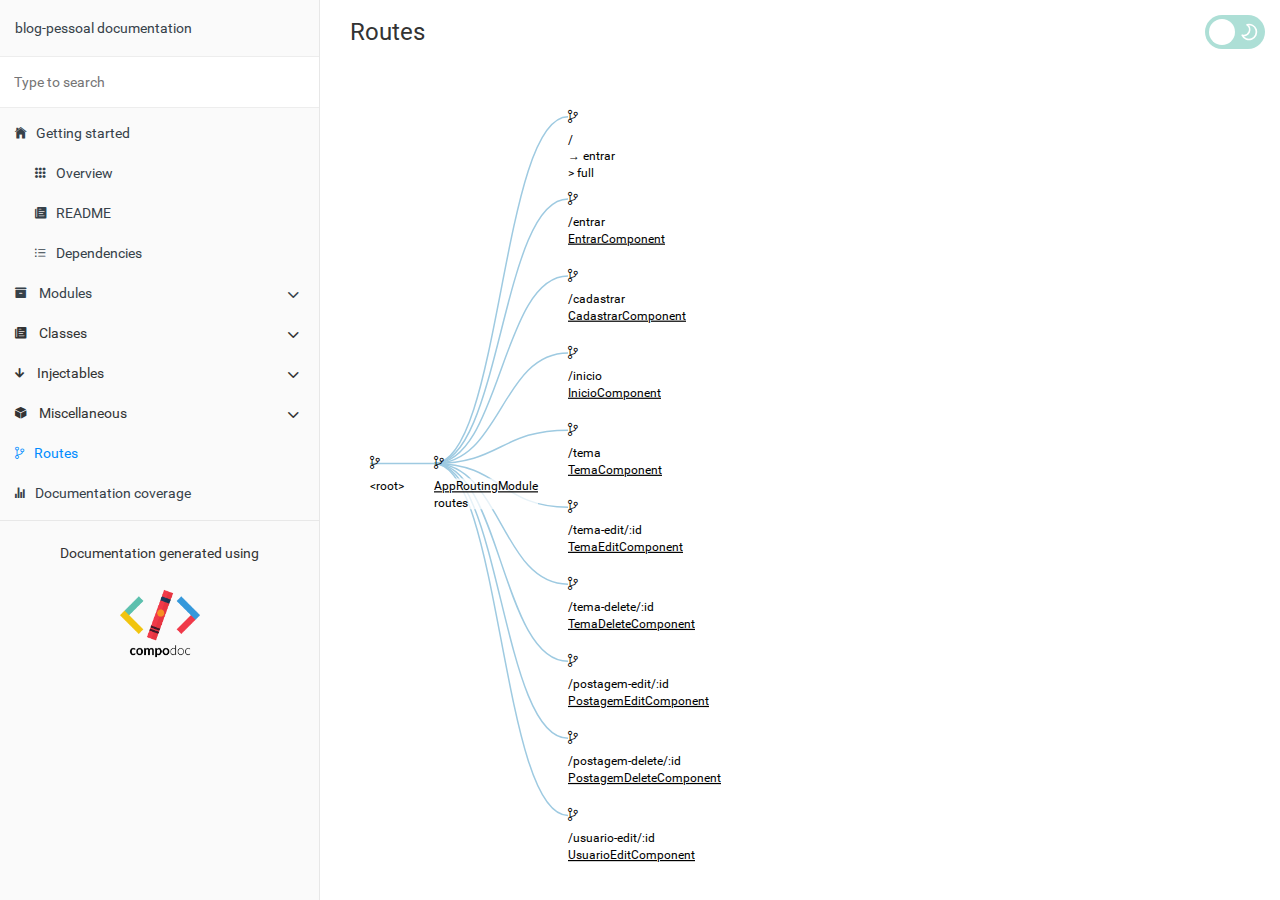
<file: documentation/routes.html>
<!doctype html>
<html class="no-js" lang="">
    <head>
        <meta charset="utf-8">
        <meta http-equiv="x-ua-compatible" content="ie=edge">
        <title>blog-pessoal documentation</title>
        <meta name="description" content="">
        <meta name="viewport" content="width=device-width, initial-scale=1">

        <link rel="icon" type="image/x-icon" href="./images/favicon.ico">
	   <link rel="stylesheet" href="./styles/style.css">
        <link rel="stylesheet" href="./styles/dark.css">
    </head>
    <body>

        <div class="navbar navbar-default navbar-fixed-top visible-xs">
            <a href="./" class="navbar-brand">blog-pessoal documentation</a>
            <button type="button" class="btn btn-default btn-menu ion-ios-menu" id="btn-menu"></button>
        </div>

        <div class="xs-menu menu" id="mobile-menu">
                <div id="book-search-input" role="search"><input type="text" placeholder="Type to search"></div>            <compodoc-menu></compodoc-menu>
        </div>

        <div class="container-fluid main">
           <div class="row main">
               <div class="hidden-xs menu">
                   <compodoc-menu mode="normal"></compodoc-menu>
               </div>
               <!-- START CONTENT -->
               <div class="content routes">
                   <div class="content-data">














<ol class="breadcrumb">
    <li>Routes</li>
</ol>

<div id="body-routes"></div>

<script src="./js/libs/d3.v3.min.js"></script>
<script src="./js/libs/innersvg.js"></script>

<script src="./js/routes/routes_index.js"></script>
<script src="./js/routes.js"></script>





                   </div><div class="search-results">
    <div class="has-results">
        <h1 class="search-results-title"><span class='search-results-count'></span> results matching "<span class='search-query'></span>"</h1>
        <ul class="search-results-list"></ul>
    </div>
    <div class="no-results">
        <h1 class="search-results-title">No results matching "<span class='search-query'></span>"</h1>
    </div>
</div>
</div>
               <!-- END CONTENT -->
           </div>
       </div>

          <label class="dark-mode-switch">
               <input type="checkbox">
               <span class="slider">
                    <svg class="slider-icon" viewBox="0 0 24 24" fill="none" height="20" stroke="#000" stroke-linecap="round" stroke-linejoin="round" stroke-width="2" width="20" xmlns="http://www.w3.org/2000/svg">
                    <path d="M21 12.79A9 9 0 1111.21 3 7 7 0 0021 12.79z"></path>
                    </svg>
               </span>
          </label>

       <script>
            var COMPODOC_CURRENT_PAGE_DEPTH = 0;
            var COMPODOC_CURRENT_PAGE_CONTEXT = 'routes';
            var COMPODOC_CURRENT_PAGE_URL = 'routes.html';
            var MAX_SEARCH_RESULTS = 15;
       </script>

       <script src="./js/libs/custom-elements.min.js"></script>
       <script src="./js/libs/lit-html.js"></script>

       <script src="./js/menu-wc.js" defer></script>
       <script nomodule src="./js/menu-wc_es5.js" defer></script>

       <script src="./js/libs/bootstrap-native.js"></script>

       <script src="./js/libs/es6-shim.min.js"></script>
       <script src="./js/libs/EventDispatcher.js"></script>
       <script src="./js/libs/promise.min.js"></script>
       <script src="./js/libs/zepto.min.js"></script>

       <script src="./js/compodoc.js"></script>

       <script src="./js/tabs.js"></script>
       <script src="./js/menu.js"></script>
       <script src="./js/libs/clipboard.min.js"></script>
       <script src="./js/libs/prism.js"></script>
       <script src="./js/sourceCode.js"></script>
          <script src="./js/search/search.js"></script>
          <script src="./js/search/lunr.min.js"></script>
          <script src="./js/search/search-lunr.js"></script>
          <script src="./js/search/search_index.js"></script>
       <script src="./js/lazy-load-graphs.js"></script>


    </body>
</html>
</file>
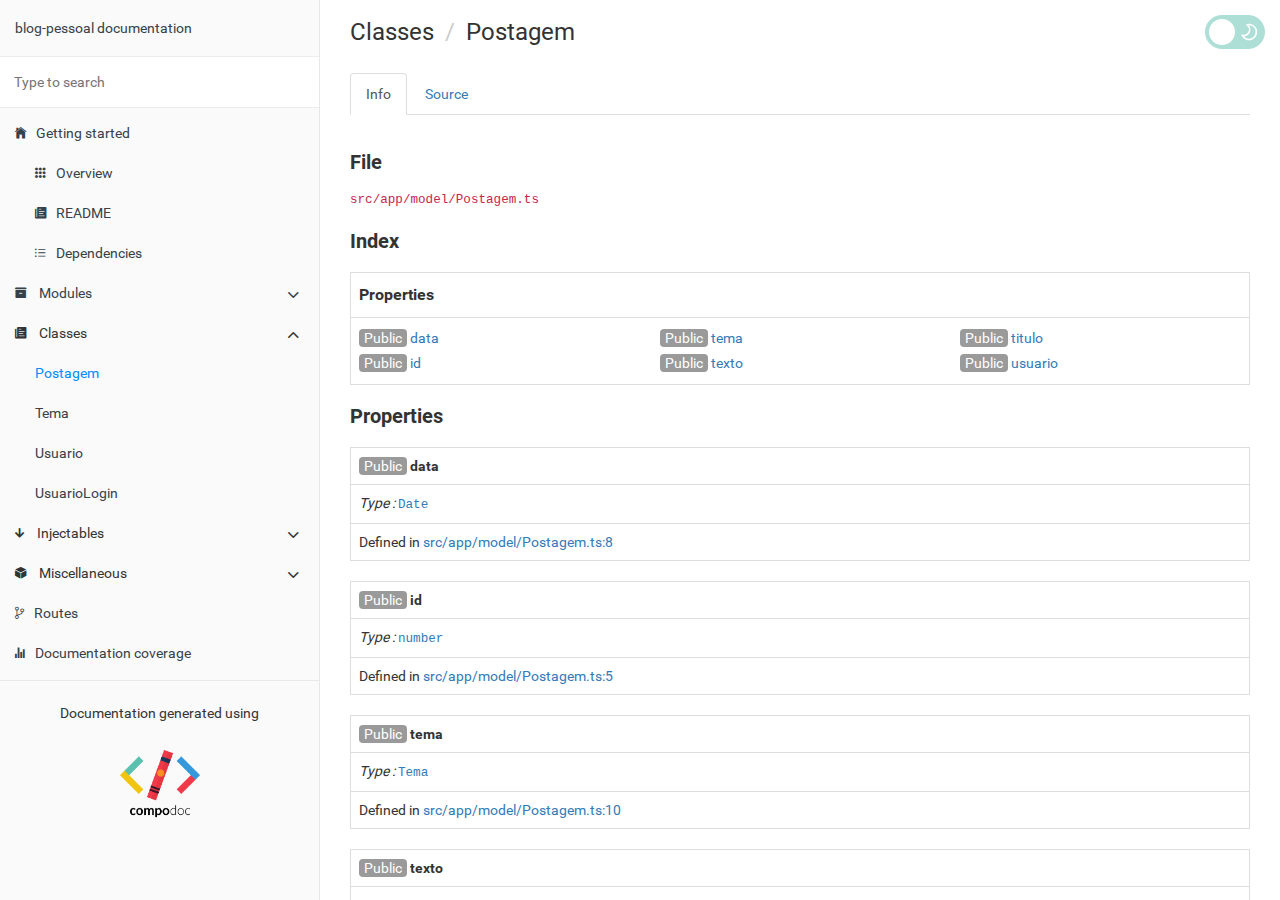
<file: documentation/classes/Postagem.html>
<!doctype html>
<html class="no-js" lang="">
    <head>
        <meta charset="utf-8">
        <meta http-equiv="x-ua-compatible" content="ie=edge">
        <title>blog-pessoal documentation</title>
        <meta name="description" content="">
        <meta name="viewport" content="width=device-width, initial-scale=1">

        <link rel="icon" type="image/x-icon" href="../images/favicon.ico">
	   <link rel="stylesheet" href="../styles/style.css">
        <link rel="stylesheet" href="../styles/dark.css">
    </head>
    <body>

        <div class="navbar navbar-default navbar-fixed-top visible-xs">
            <a href="../" class="navbar-brand">blog-pessoal documentation</a>
            <button type="button" class="btn btn-default btn-menu ion-ios-menu" id="btn-menu"></button>
        </div>

        <div class="xs-menu menu" id="mobile-menu">
                <div id="book-search-input" role="search"><input type="text" placeholder="Type to search"></div>            <compodoc-menu></compodoc-menu>
        </div>

        <div class="container-fluid main">
           <div class="row main">
               <div class="hidden-xs menu">
                   <compodoc-menu mode="normal"></compodoc-menu>
               </div>
               <!-- START CONTENT -->
               <div class="content class">
                   <div class="content-data">












<ol class="breadcrumb">
  <li>Classes</li>
  <li >Postagem</li>
</ol>

<ul class="nav nav-tabs" role="tablist">
        <li class="active">
            <a href="#info" role="tab" id="info-tab" data-toggle="tab" data-link="info">Info</a>
        </li>
        <li >
            <a href="#source" role="tab" id="source-tab" data-toggle="tab" data-link="source">Source</a>
        </li>
</ul>

<div class="tab-content">
    <div class="tab-pane fade active in" id="c-info">
        <p class="comment">
            <h3>File</h3>
        </p>
        <p class="comment">
            <code>src/app/model/Postagem.ts</code>
        </p>






            <section>
    <h3 id="index">Index</h3>
    <table class="table table-sm table-bordered index-table">
        <tbody>
                <tr>
                    <td class="col-md-4">
                        <h6><b>Properties</b></h6>
                    </td>
                </tr>
                <tr>
                    <td class="col-md-4">
                        <ul class="index-list">
                            <li>
                                    <span class="modifier">Public</span>
                                <a href="#data" >data</a>
                            </li>
                            <li>
                                    <span class="modifier">Public</span>
                                <a href="#id" >id</a>
                            </li>
                            <li>
                                    <span class="modifier">Public</span>
                                <a href="#tema" >tema</a>
                            </li>
                            <li>
                                    <span class="modifier">Public</span>
                                <a href="#texto" >texto</a>
                            </li>
                            <li>
                                    <span class="modifier">Public</span>
                                <a href="#titulo" >titulo</a>
                            </li>
                            <li>
                                    <span class="modifier">Public</span>
                                <a href="#usuario" >usuario</a>
                            </li>
                        </ul>
                    </td>
                </tr>






        </tbody>
    </table>
</section>


            <section>
    
    <h3 id="inputs">
        Properties
    </h3>
    <table class="table table-sm table-bordered">
        <tbody>
            <tr>
                <td class="col-md-4">
                    <a name="data"></a>
                    <span class="name">
                            <span class="modifier">Public</span>
                        <span ><b>data</b></span>
                        <a href="#data"><span class="icon ion-ios-link"></span></a>
                    </span>
                </td>
            </tr>
                <tr>
                    <td class="col-md-4">
                        <i>Type : </i>        <code><a href="https://developer.mozilla.org/en-US/docs/Web/JavaScript/Reference/Global_Objects/Date" target="_blank" >Date</a></code>

                    </td>
                </tr>
                    <tr>
                        <td class="col-md-4">
                                <div class="io-line">Defined in <a href="" data-line="8" class="link-to-prism">src/app/model/Postagem.ts:8</a></div>
                        </td>
                    </tr>


        </tbody>
    </table>
    <table class="table table-sm table-bordered">
        <tbody>
            <tr>
                <td class="col-md-4">
                    <a name="id"></a>
                    <span class="name">
                            <span class="modifier">Public</span>
                        <span ><b>id</b></span>
                        <a href="#id"><span class="icon ion-ios-link"></span></a>
                    </span>
                </td>
            </tr>
                <tr>
                    <td class="col-md-4">
                        <i>Type : </i>        <code><a href="https://developer.mozilla.org/en-US/docs/Web/JavaScript/Reference/Global_Objects/number" target="_blank" >number</a></code>

                    </td>
                </tr>
                    <tr>
                        <td class="col-md-4">
                                <div class="io-line">Defined in <a href="" data-line="5" class="link-to-prism">src/app/model/Postagem.ts:5</a></div>
                        </td>
                    </tr>


        </tbody>
    </table>
    <table class="table table-sm table-bordered">
        <tbody>
            <tr>
                <td class="col-md-4">
                    <a name="tema"></a>
                    <span class="name">
                            <span class="modifier">Public</span>
                        <span ><b>tema</b></span>
                        <a href="#tema"><span class="icon ion-ios-link"></span></a>
                    </span>
                </td>
            </tr>
                <tr>
                    <td class="col-md-4">
                        <i>Type : </i>        <code><a href="../classes/Tema.html" target="_self" >Tema</a></code>

                    </td>
                </tr>
                    <tr>
                        <td class="col-md-4">
                                <div class="io-line">Defined in <a href="" data-line="10" class="link-to-prism">src/app/model/Postagem.ts:10</a></div>
                        </td>
                    </tr>


        </tbody>
    </table>
    <table class="table table-sm table-bordered">
        <tbody>
            <tr>
                <td class="col-md-4">
                    <a name="texto"></a>
                    <span class="name">
                            <span class="modifier">Public</span>
                        <span ><b>texto</b></span>
                        <a href="#texto"><span class="icon ion-ios-link"></span></a>
                    </span>
                </td>
            </tr>
                <tr>
                    <td class="col-md-4">
                        <i>Type : </i>        <code><a href="https://developer.mozilla.org/en-US/docs/Web/JavaScript/Reference/Global_Objects/string" target="_blank" >string</a></code>

                    </td>
                </tr>
                    <tr>
                        <td class="col-md-4">
                                <div class="io-line">Defined in <a href="" data-line="7" class="link-to-prism">src/app/model/Postagem.ts:7</a></div>
                        </td>
                    </tr>


        </tbody>
    </table>
    <table class="table table-sm table-bordered">
        <tbody>
            <tr>
                <td class="col-md-4">
                    <a name="titulo"></a>
                    <span class="name">
                            <span class="modifier">Public</span>
                        <span ><b>titulo</b></span>
                        <a href="#titulo"><span class="icon ion-ios-link"></span></a>
                    </span>
                </td>
            </tr>
                <tr>
                    <td class="col-md-4">
                        <i>Type : </i>        <code><a href="https://developer.mozilla.org/en-US/docs/Web/JavaScript/Reference/Global_Objects/string" target="_blank" >string</a></code>

                    </td>
                </tr>
                    <tr>
                        <td class="col-md-4">
                                <div class="io-line">Defined in <a href="" data-line="6" class="link-to-prism">src/app/model/Postagem.ts:6</a></div>
                        </td>
                    </tr>


        </tbody>
    </table>
    <table class="table table-sm table-bordered">
        <tbody>
            <tr>
                <td class="col-md-4">
                    <a name="usuario"></a>
                    <span class="name">
                            <span class="modifier">Public</span>
                        <span ><b>usuario</b></span>
                        <a href="#usuario"><span class="icon ion-ios-link"></span></a>
                    </span>
                </td>
            </tr>
                <tr>
                    <td class="col-md-4">
                        <i>Type : </i>        <code><a href="../classes/Usuario.html" target="_self" >Usuario</a></code>

                    </td>
                </tr>
                    <tr>
                        <td class="col-md-4">
                                <div class="io-line">Defined in <a href="" data-line="9" class="link-to-prism">src/app/model/Postagem.ts:9</a></div>
                        </td>
                    </tr>


        </tbody>
    </table>
</section>







    </div>


    <div class="tab-pane fade  tab-source-code" id="c-source">
        <pre class="line-numbers compodoc-sourcecode"><code class="language-typescript">import { Tema } from &quot;./Tema&quot;
import { Usuario } from &quot;./Usuario&quot;

export class Postagem{
    public id: number
    public titulo: string
    public texto: string
    public data: Date
    public usuario: Usuario
    public tema: Tema
}</code></pre>
    </div>
</div>








                   </div><div class="search-results">
    <div class="has-results">
        <h1 class="search-results-title"><span class='search-results-count'></span> results matching "<span class='search-query'></span>"</h1>
        <ul class="search-results-list"></ul>
    </div>
    <div class="no-results">
        <h1 class="search-results-title">No results matching "<span class='search-query'></span>"</h1>
    </div>
</div>
</div>
               <!-- END CONTENT -->
           </div>
       </div>

          <label class="dark-mode-switch">
               <input type="checkbox">
               <span class="slider">
                    <svg class="slider-icon" viewBox="0 0 24 24" fill="none" height="20" stroke="#000" stroke-linecap="round" stroke-linejoin="round" stroke-width="2" width="20" xmlns="http://www.w3.org/2000/svg">
                    <path d="M21 12.79A9 9 0 1111.21 3 7 7 0 0021 12.79z"></path>
                    </svg>
               </span>
          </label>

       <script>
            var COMPODOC_CURRENT_PAGE_DEPTH = 1;
            var COMPODOC_CURRENT_PAGE_CONTEXT = 'class';
            var COMPODOC_CURRENT_PAGE_URL = 'Postagem.html';
            var MAX_SEARCH_RESULTS = 15;
       </script>

       <script src="../js/libs/custom-elements.min.js"></script>
       <script src="../js/libs/lit-html.js"></script>

       <script src="../js/menu-wc.js" defer></script>
       <script nomodule src="../js/menu-wc_es5.js" defer></script>

       <script src="../js/libs/bootstrap-native.js"></script>

       <script src="../js/libs/es6-shim.min.js"></script>
       <script src="../js/libs/EventDispatcher.js"></script>
       <script src="../js/libs/promise.min.js"></script>
       <script src="../js/libs/zepto.min.js"></script>

       <script src="../js/compodoc.js"></script>

       <script src="../js/tabs.js"></script>
       <script src="../js/menu.js"></script>
       <script src="../js/libs/clipboard.min.js"></script>
       <script src="../js/libs/prism.js"></script>
       <script src="../js/sourceCode.js"></script>
          <script src="../js/search/search.js"></script>
          <script src="../js/search/lunr.min.js"></script>
          <script src="../js/search/search-lunr.js"></script>
          <script src="../js/search/search_index.js"></script>
       <script src="../js/lazy-load-graphs.js"></script>


    </body>
</html>
</file>
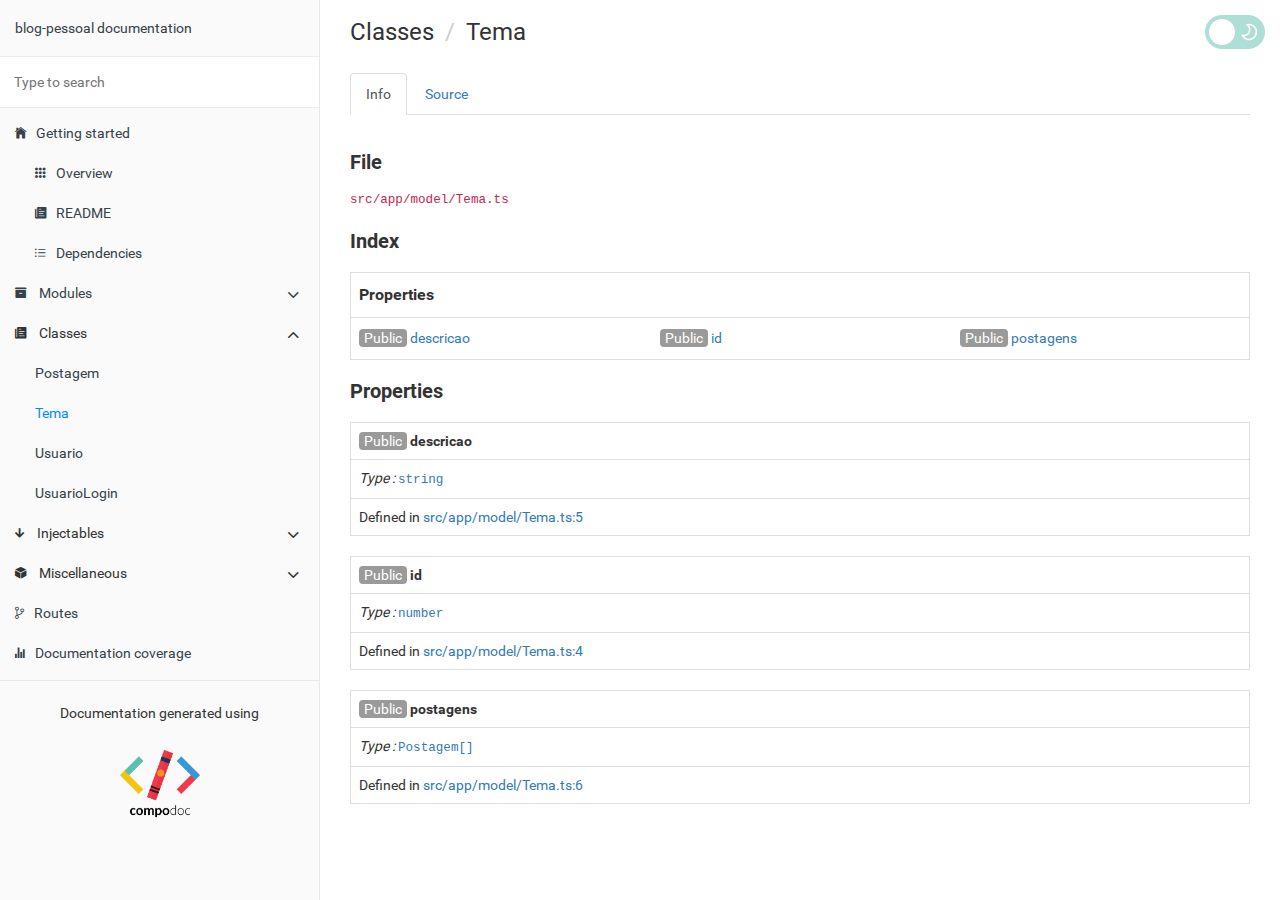
<file: documentation/classes/Tema.html>
<!doctype html>
<html class="no-js" lang="">
    <head>
        <meta charset="utf-8">
        <meta http-equiv="x-ua-compatible" content="ie=edge">
        <title>blog-pessoal documentation</title>
        <meta name="description" content="">
        <meta name="viewport" content="width=device-width, initial-scale=1">

        <link rel="icon" type="image/x-icon" href="../images/favicon.ico">
	   <link rel="stylesheet" href="../styles/style.css">
        <link rel="stylesheet" href="../styles/dark.css">
    </head>
    <body>

        <div class="navbar navbar-default navbar-fixed-top visible-xs">
            <a href="../" class="navbar-brand">blog-pessoal documentation</a>
            <button type="button" class="btn btn-default btn-menu ion-ios-menu" id="btn-menu"></button>
        </div>

        <div class="xs-menu menu" id="mobile-menu">
                <div id="book-search-input" role="search"><input type="text" placeholder="Type to search"></div>            <compodoc-menu></compodoc-menu>
        </div>

        <div class="container-fluid main">
           <div class="row main">
               <div class="hidden-xs menu">
                   <compodoc-menu mode="normal"></compodoc-menu>
               </div>
               <!-- START CONTENT -->
               <div class="content class">
                   <div class="content-data">












<ol class="breadcrumb">
  <li>Classes</li>
  <li >Tema</li>
</ol>

<ul class="nav nav-tabs" role="tablist">
        <li class="active">
            <a href="#info" role="tab" id="info-tab" data-toggle="tab" data-link="info">Info</a>
        </li>
        <li >
            <a href="#source" role="tab" id="source-tab" data-toggle="tab" data-link="source">Source</a>
        </li>
</ul>

<div class="tab-content">
    <div class="tab-pane fade active in" id="c-info">
        <p class="comment">
            <h3>File</h3>
        </p>
        <p class="comment">
            <code>src/app/model/Tema.ts</code>
        </p>






            <section>
    <h3 id="index">Index</h3>
    <table class="table table-sm table-bordered index-table">
        <tbody>
                <tr>
                    <td class="col-md-4">
                        <h6><b>Properties</b></h6>
                    </td>
                </tr>
                <tr>
                    <td class="col-md-4">
                        <ul class="index-list">
                            <li>
                                    <span class="modifier">Public</span>
                                <a href="#descricao" >descricao</a>
                            </li>
                            <li>
                                    <span class="modifier">Public</span>
                                <a href="#id" >id</a>
                            </li>
                            <li>
                                    <span class="modifier">Public</span>
                                <a href="#postagens" >postagens</a>
                            </li>
                        </ul>
                    </td>
                </tr>






        </tbody>
    </table>
</section>


            <section>
    
    <h3 id="inputs">
        Properties
    </h3>
    <table class="table table-sm table-bordered">
        <tbody>
            <tr>
                <td class="col-md-4">
                    <a name="descricao"></a>
                    <span class="name">
                            <span class="modifier">Public</span>
                        <span ><b>descricao</b></span>
                        <a href="#descricao"><span class="icon ion-ios-link"></span></a>
                    </span>
                </td>
            </tr>
                <tr>
                    <td class="col-md-4">
                        <i>Type : </i>        <code><a href="https://developer.mozilla.org/en-US/docs/Web/JavaScript/Reference/Global_Objects/string" target="_blank" >string</a></code>

                    </td>
                </tr>
                    <tr>
                        <td class="col-md-4">
                                <div class="io-line">Defined in <a href="" data-line="5" class="link-to-prism">src/app/model/Tema.ts:5</a></div>
                        </td>
                    </tr>


        </tbody>
    </table>
    <table class="table table-sm table-bordered">
        <tbody>
            <tr>
                <td class="col-md-4">
                    <a name="id"></a>
                    <span class="name">
                            <span class="modifier">Public</span>
                        <span ><b>id</b></span>
                        <a href="#id"><span class="icon ion-ios-link"></span></a>
                    </span>
                </td>
            </tr>
                <tr>
                    <td class="col-md-4">
                        <i>Type : </i>        <code><a href="https://developer.mozilla.org/en-US/docs/Web/JavaScript/Reference/Global_Objects/number" target="_blank" >number</a></code>

                    </td>
                </tr>
                    <tr>
                        <td class="col-md-4">
                                <div class="io-line">Defined in <a href="" data-line="4" class="link-to-prism">src/app/model/Tema.ts:4</a></div>
                        </td>
                    </tr>


        </tbody>
    </table>
    <table class="table table-sm table-bordered">
        <tbody>
            <tr>
                <td class="col-md-4">
                    <a name="postagens"></a>
                    <span class="name">
                            <span class="modifier">Public</span>
                        <span ><b>postagens</b></span>
                        <a href="#postagens"><span class="icon ion-ios-link"></span></a>
                    </span>
                </td>
            </tr>
                <tr>
                    <td class="col-md-4">
                        <i>Type : </i>        <code><a href="../classes/Postagem.html" target="_self" >Postagem[]</a></code>

                    </td>
                </tr>
                    <tr>
                        <td class="col-md-4">
                                <div class="io-line">Defined in <a href="" data-line="6" class="link-to-prism">src/app/model/Tema.ts:6</a></div>
                        </td>
                    </tr>


        </tbody>
    </table>
</section>







    </div>


    <div class="tab-pane fade  tab-source-code" id="c-source">
        <pre class="line-numbers compodoc-sourcecode"><code class="language-typescript">import { Postagem } from &quot;./Postagem&quot;

export class Tema{
    public id: number
    public descricao: string
    public postagens: Postagem[]
}</code></pre>
    </div>
</div>








                   </div><div class="search-results">
    <div class="has-results">
        <h1 class="search-results-title"><span class='search-results-count'></span> results matching "<span class='search-query'></span>"</h1>
        <ul class="search-results-list"></ul>
    </div>
    <div class="no-results">
        <h1 class="search-results-title">No results matching "<span class='search-query'></span>"</h1>
    </div>
</div>
</div>
               <!-- END CONTENT -->
           </div>
       </div>

          <label class="dark-mode-switch">
               <input type="checkbox">
               <span class="slider">
                    <svg class="slider-icon" viewBox="0 0 24 24" fill="none" height="20" stroke="#000" stroke-linecap="round" stroke-linejoin="round" stroke-width="2" width="20" xmlns="http://www.w3.org/2000/svg">
                    <path d="M21 12.79A9 9 0 1111.21 3 7 7 0 0021 12.79z"></path>
                    </svg>
               </span>
          </label>

       <script>
            var COMPODOC_CURRENT_PAGE_DEPTH = 1;
            var COMPODOC_CURRENT_PAGE_CONTEXT = 'class';
            var COMPODOC_CURRENT_PAGE_URL = 'Tema.html';
            var MAX_SEARCH_RESULTS = 15;
       </script>

       <script src="../js/libs/custom-elements.min.js"></script>
       <script src="../js/libs/lit-html.js"></script>

       <script src="../js/menu-wc.js" defer></script>
       <script nomodule src="../js/menu-wc_es5.js" defer></script>

       <script src="../js/libs/bootstrap-native.js"></script>

       <script src="../js/libs/es6-shim.min.js"></script>
       <script src="../js/libs/EventDispatcher.js"></script>
       <script src="../js/libs/promise.min.js"></script>
       <script src="../js/libs/zepto.min.js"></script>

       <script src="../js/compodoc.js"></script>

       <script src="../js/tabs.js"></script>
       <script src="../js/menu.js"></script>
       <script src="../js/libs/clipboard.min.js"></script>
       <script src="../js/libs/prism.js"></script>
       <script src="../js/sourceCode.js"></script>
          <script src="../js/search/search.js"></script>
          <script src="../js/search/lunr.min.js"></script>
          <script src="../js/search/search-lunr.js"></script>
          <script src="../js/search/search_index.js"></script>
       <script src="../js/lazy-load-graphs.js"></script>


    </body>
</html>
</file>
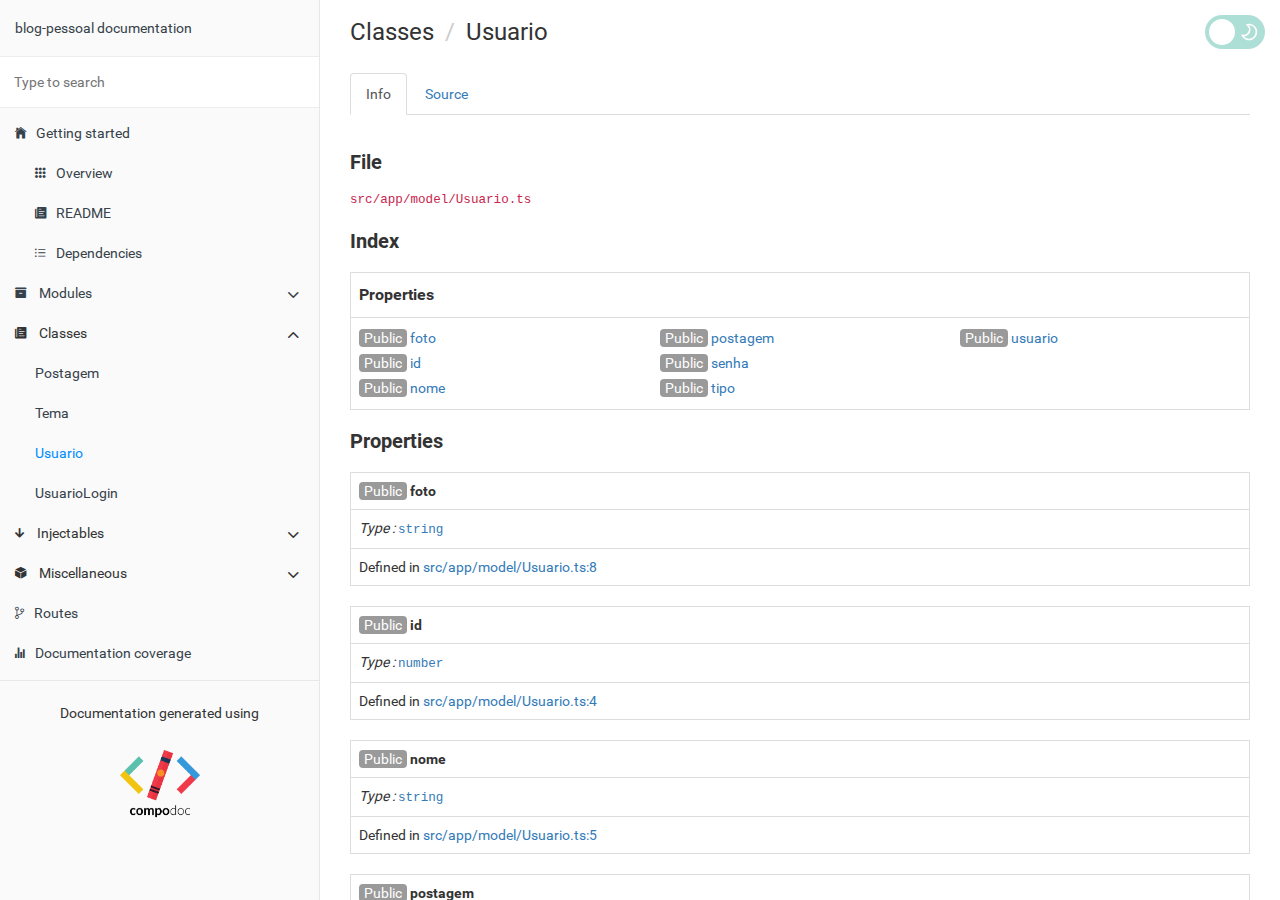
<file: documentation/classes/Usuario.html>
<!doctype html>
<html class="no-js" lang="">
    <head>
        <meta charset="utf-8">
        <meta http-equiv="x-ua-compatible" content="ie=edge">
        <title>blog-pessoal documentation</title>
        <meta name="description" content="">
        <meta name="viewport" content="width=device-width, initial-scale=1">

        <link rel="icon" type="image/x-icon" href="../images/favicon.ico">
	   <link rel="stylesheet" href="../styles/style.css">
        <link rel="stylesheet" href="../styles/dark.css">
    </head>
    <body>

        <div class="navbar navbar-default navbar-fixed-top visible-xs">
            <a href="../" class="navbar-brand">blog-pessoal documentation</a>
            <button type="button" class="btn btn-default btn-menu ion-ios-menu" id="btn-menu"></button>
        </div>

        <div class="xs-menu menu" id="mobile-menu">
                <div id="book-search-input" role="search"><input type="text" placeholder="Type to search"></div>            <compodoc-menu></compodoc-menu>
        </div>

        <div class="container-fluid main">
           <div class="row main">
               <div class="hidden-xs menu">
                   <compodoc-menu mode="normal"></compodoc-menu>
               </div>
               <!-- START CONTENT -->
               <div class="content class">
                   <div class="content-data">












<ol class="breadcrumb">
  <li>Classes</li>
  <li >Usuario</li>
</ol>

<ul class="nav nav-tabs" role="tablist">
        <li class="active">
            <a href="#info" role="tab" id="info-tab" data-toggle="tab" data-link="info">Info</a>
        </li>
        <li >
            <a href="#source" role="tab" id="source-tab" data-toggle="tab" data-link="source">Source</a>
        </li>
</ul>

<div class="tab-content">
    <div class="tab-pane fade active in" id="c-info">
        <p class="comment">
            <h3>File</h3>
        </p>
        <p class="comment">
            <code>src/app/model/Usuario.ts</code>
        </p>






            <section>
    <h3 id="index">Index</h3>
    <table class="table table-sm table-bordered index-table">
        <tbody>
                <tr>
                    <td class="col-md-4">
                        <h6><b>Properties</b></h6>
                    </td>
                </tr>
                <tr>
                    <td class="col-md-4">
                        <ul class="index-list">
                            <li>
                                    <span class="modifier">Public</span>
                                <a href="#foto" >foto</a>
                            </li>
                            <li>
                                    <span class="modifier">Public</span>
                                <a href="#id" >id</a>
                            </li>
                            <li>
                                    <span class="modifier">Public</span>
                                <a href="#nome" >nome</a>
                            </li>
                            <li>
                                    <span class="modifier">Public</span>
                                <a href="#postagem" >postagem</a>
                            </li>
                            <li>
                                    <span class="modifier">Public</span>
                                <a href="#senha" >senha</a>
                            </li>
                            <li>
                                    <span class="modifier">Public</span>
                                <a href="#tipo" >tipo</a>
                            </li>
                            <li>
                                    <span class="modifier">Public</span>
                                <a href="#usuario" >usuario</a>
                            </li>
                        </ul>
                    </td>
                </tr>






        </tbody>
    </table>
</section>


            <section>
    
    <h3 id="inputs">
        Properties
    </h3>
    <table class="table table-sm table-bordered">
        <tbody>
            <tr>
                <td class="col-md-4">
                    <a name="foto"></a>
                    <span class="name">
                            <span class="modifier">Public</span>
                        <span ><b>foto</b></span>
                        <a href="#foto"><span class="icon ion-ios-link"></span></a>
                    </span>
                </td>
            </tr>
                <tr>
                    <td class="col-md-4">
                        <i>Type : </i>        <code><a href="https://developer.mozilla.org/en-US/docs/Web/JavaScript/Reference/Global_Objects/string" target="_blank" >string</a></code>

                    </td>
                </tr>
                    <tr>
                        <td class="col-md-4">
                                <div class="io-line">Defined in <a href="" data-line="8" class="link-to-prism">src/app/model/Usuario.ts:8</a></div>
                        </td>
                    </tr>


        </tbody>
    </table>
    <table class="table table-sm table-bordered">
        <tbody>
            <tr>
                <td class="col-md-4">
                    <a name="id"></a>
                    <span class="name">
                            <span class="modifier">Public</span>
                        <span ><b>id</b></span>
                        <a href="#id"><span class="icon ion-ios-link"></span></a>
                    </span>
                </td>
            </tr>
                <tr>
                    <td class="col-md-4">
                        <i>Type : </i>        <code><a href="https://developer.mozilla.org/en-US/docs/Web/JavaScript/Reference/Global_Objects/number" target="_blank" >number</a></code>

                    </td>
                </tr>
                    <tr>
                        <td class="col-md-4">
                                <div class="io-line">Defined in <a href="" data-line="4" class="link-to-prism">src/app/model/Usuario.ts:4</a></div>
                        </td>
                    </tr>


        </tbody>
    </table>
    <table class="table table-sm table-bordered">
        <tbody>
            <tr>
                <td class="col-md-4">
                    <a name="nome"></a>
                    <span class="name">
                            <span class="modifier">Public</span>
                        <span ><b>nome</b></span>
                        <a href="#nome"><span class="icon ion-ios-link"></span></a>
                    </span>
                </td>
            </tr>
                <tr>
                    <td class="col-md-4">
                        <i>Type : </i>        <code><a href="https://developer.mozilla.org/en-US/docs/Web/JavaScript/Reference/Global_Objects/string" target="_blank" >string</a></code>

                    </td>
                </tr>
                    <tr>
                        <td class="col-md-4">
                                <div class="io-line">Defined in <a href="" data-line="5" class="link-to-prism">src/app/model/Usuario.ts:5</a></div>
                        </td>
                    </tr>


        </tbody>
    </table>
    <table class="table table-sm table-bordered">
        <tbody>
            <tr>
                <td class="col-md-4">
                    <a name="postagem"></a>
                    <span class="name">
                            <span class="modifier">Public</span>
                        <span ><b>postagem</b></span>
                        <a href="#postagem"><span class="icon ion-ios-link"></span></a>
                    </span>
                </td>
            </tr>
                <tr>
                    <td class="col-md-4">
                        <i>Type : </i>        <code><a href="../classes/Postagem.html" target="_self" >Postagem[]</a></code>

                    </td>
                </tr>
                    <tr>
                        <td class="col-md-4">
                                <div class="io-line">Defined in <a href="" data-line="10" class="link-to-prism">src/app/model/Usuario.ts:10</a></div>
                        </td>
                    </tr>


        </tbody>
    </table>
    <table class="table table-sm table-bordered">
        <tbody>
            <tr>
                <td class="col-md-4">
                    <a name="senha"></a>
                    <span class="name">
                            <span class="modifier">Public</span>
                        <span ><b>senha</b></span>
                        <a href="#senha"><span class="icon ion-ios-link"></span></a>
                    </span>
                </td>
            </tr>
                <tr>
                    <td class="col-md-4">
                        <i>Type : </i>        <code><a href="https://developer.mozilla.org/en-US/docs/Web/JavaScript/Reference/Global_Objects/string" target="_blank" >string</a></code>

                    </td>
                </tr>
                    <tr>
                        <td class="col-md-4">
                                <div class="io-line">Defined in <a href="" data-line="7" class="link-to-prism">src/app/model/Usuario.ts:7</a></div>
                        </td>
                    </tr>


        </tbody>
    </table>
    <table class="table table-sm table-bordered">
        <tbody>
            <tr>
                <td class="col-md-4">
                    <a name="tipo"></a>
                    <span class="name">
                            <span class="modifier">Public</span>
                        <span ><b>tipo</b></span>
                        <a href="#tipo"><span class="icon ion-ios-link"></span></a>
                    </span>
                </td>
            </tr>
                <tr>
                    <td class="col-md-4">
                        <i>Type : </i>        <code><a href="https://developer.mozilla.org/en-US/docs/Web/JavaScript/Reference/Global_Objects/string" target="_blank" >string</a></code>

                    </td>
                </tr>
                    <tr>
                        <td class="col-md-4">
                                <div class="io-line">Defined in <a href="" data-line="9" class="link-to-prism">src/app/model/Usuario.ts:9</a></div>
                        </td>
                    </tr>


        </tbody>
    </table>
    <table class="table table-sm table-bordered">
        <tbody>
            <tr>
                <td class="col-md-4">
                    <a name="usuario"></a>
                    <span class="name">
                            <span class="modifier">Public</span>
                        <span ><b>usuario</b></span>
                        <a href="#usuario"><span class="icon ion-ios-link"></span></a>
                    </span>
                </td>
            </tr>
                <tr>
                    <td class="col-md-4">
                        <i>Type : </i>        <code><a href="https://developer.mozilla.org/en-US/docs/Web/JavaScript/Reference/Global_Objects/string" target="_blank" >string</a></code>

                    </td>
                </tr>
                    <tr>
                        <td class="col-md-4">
                                <div class="io-line">Defined in <a href="" data-line="6" class="link-to-prism">src/app/model/Usuario.ts:6</a></div>
                        </td>
                    </tr>


        </tbody>
    </table>
</section>







    </div>


    <div class="tab-pane fade  tab-source-code" id="c-source">
        <pre class="line-numbers compodoc-sourcecode"><code class="language-typescript">import { Postagem } from &quot;./Postagem&quot;

export class Usuario{
    public id: number
    public nome: string
    public usuario: string
    public senha: string
    public foto: string
    public tipo: string
    public postagem: Postagem[]
}</code></pre>
    </div>
</div>








                   </div><div class="search-results">
    <div class="has-results">
        <h1 class="search-results-title"><span class='search-results-count'></span> results matching "<span class='search-query'></span>"</h1>
        <ul class="search-results-list"></ul>
    </div>
    <div class="no-results">
        <h1 class="search-results-title">No results matching "<span class='search-query'></span>"</h1>
    </div>
</div>
</div>
               <!-- END CONTENT -->
           </div>
       </div>

          <label class="dark-mode-switch">
               <input type="checkbox">
               <span class="slider">
                    <svg class="slider-icon" viewBox="0 0 24 24" fill="none" height="20" stroke="#000" stroke-linecap="round" stroke-linejoin="round" stroke-width="2" width="20" xmlns="http://www.w3.org/2000/svg">
                    <path d="M21 12.79A9 9 0 1111.21 3 7 7 0 0021 12.79z"></path>
                    </svg>
               </span>
          </label>

       <script>
            var COMPODOC_CURRENT_PAGE_DEPTH = 1;
            var COMPODOC_CURRENT_PAGE_CONTEXT = 'class';
            var COMPODOC_CURRENT_PAGE_URL = 'Usuario.html';
            var MAX_SEARCH_RESULTS = 15;
       </script>

       <script src="../js/libs/custom-elements.min.js"></script>
       <script src="../js/libs/lit-html.js"></script>

       <script src="../js/menu-wc.js" defer></script>
       <script nomodule src="../js/menu-wc_es5.js" defer></script>

       <script src="../js/libs/bootstrap-native.js"></script>

       <script src="../js/libs/es6-shim.min.js"></script>
       <script src="../js/libs/EventDispatcher.js"></script>
       <script src="../js/libs/promise.min.js"></script>
       <script src="../js/libs/zepto.min.js"></script>

       <script src="../js/compodoc.js"></script>

       <script src="../js/tabs.js"></script>
       <script src="../js/menu.js"></script>
       <script src="../js/libs/clipboard.min.js"></script>
       <script src="../js/libs/prism.js"></script>
       <script src="../js/sourceCode.js"></script>
          <script src="../js/search/search.js"></script>
          <script src="../js/search/lunr.min.js"></script>
          <script src="../js/search/search-lunr.js"></script>
          <script src="../js/search/search_index.js"></script>
       <script src="../js/lazy-load-graphs.js"></script>


    </body>
</html>
</file>
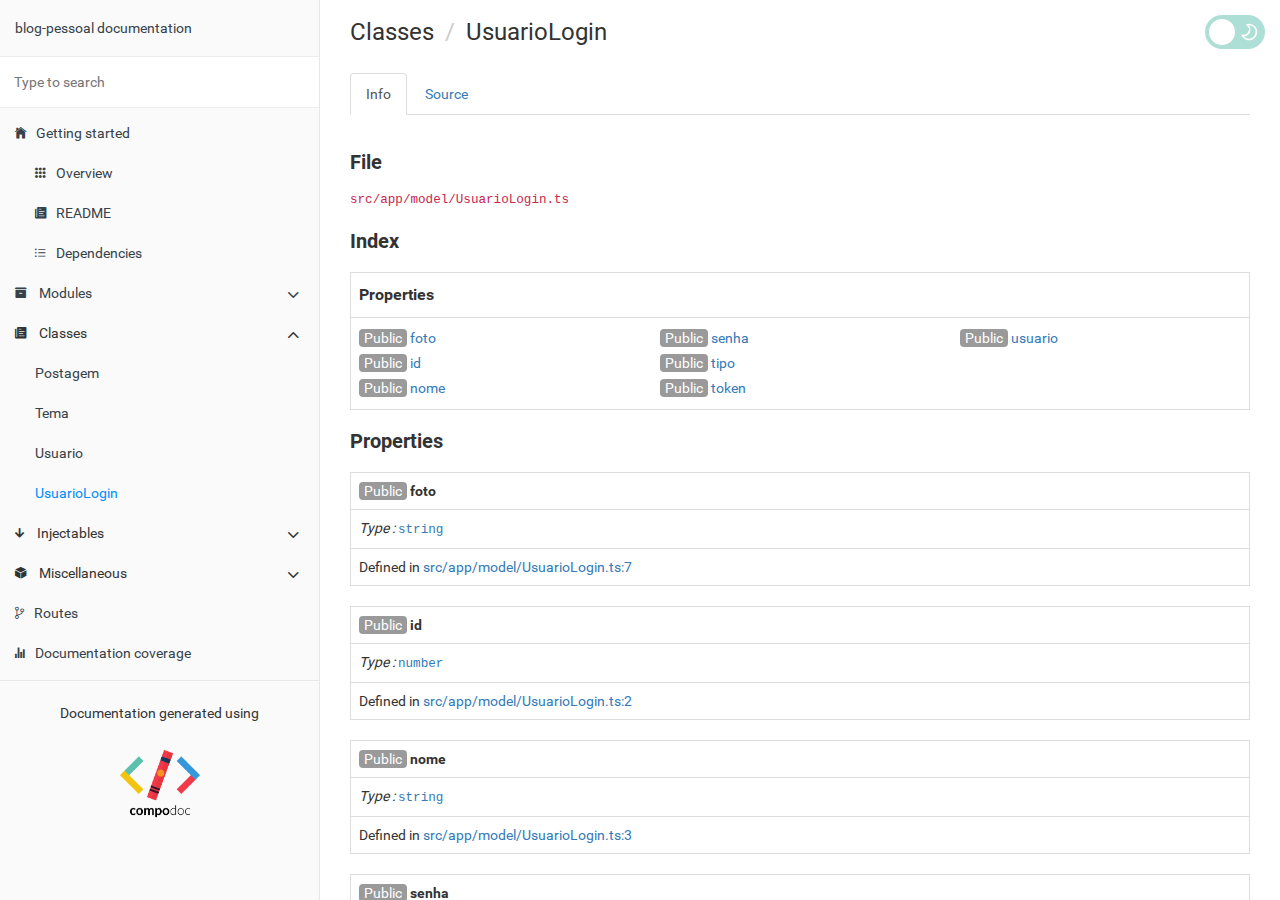
<file: documentation/classes/UsuarioLogin.html>
<!doctype html>
<html class="no-js" lang="">
    <head>
        <meta charset="utf-8">
        <meta http-equiv="x-ua-compatible" content="ie=edge">
        <title>blog-pessoal documentation</title>
        <meta name="description" content="">
        <meta name="viewport" content="width=device-width, initial-scale=1">

        <link rel="icon" type="image/x-icon" href="../images/favicon.ico">
	   <link rel="stylesheet" href="../styles/style.css">
        <link rel="stylesheet" href="../styles/dark.css">
    </head>
    <body>

        <div class="navbar navbar-default navbar-fixed-top visible-xs">
            <a href="../" class="navbar-brand">blog-pessoal documentation</a>
            <button type="button" class="btn btn-default btn-menu ion-ios-menu" id="btn-menu"></button>
        </div>

        <div class="xs-menu menu" id="mobile-menu">
                <div id="book-search-input" role="search"><input type="text" placeholder="Type to search"></div>            <compodoc-menu></compodoc-menu>
        </div>

        <div class="container-fluid main">
           <div class="row main">
               <div class="hidden-xs menu">
                   <compodoc-menu mode="normal"></compodoc-menu>
               </div>
               <!-- START CONTENT -->
               <div class="content class">
                   <div class="content-data">












<ol class="breadcrumb">
  <li>Classes</li>
  <li >UsuarioLogin</li>
</ol>

<ul class="nav nav-tabs" role="tablist">
        <li class="active">
            <a href="#info" role="tab" id="info-tab" data-toggle="tab" data-link="info">Info</a>
        </li>
        <li >
            <a href="#source" role="tab" id="source-tab" data-toggle="tab" data-link="source">Source</a>
        </li>
</ul>

<div class="tab-content">
    <div class="tab-pane fade active in" id="c-info">
        <p class="comment">
            <h3>File</h3>
        </p>
        <p class="comment">
            <code>src/app/model/UsuarioLogin.ts</code>
        </p>






            <section>
    <h3 id="index">Index</h3>
    <table class="table table-sm table-bordered index-table">
        <tbody>
                <tr>
                    <td class="col-md-4">
                        <h6><b>Properties</b></h6>
                    </td>
                </tr>
                <tr>
                    <td class="col-md-4">
                        <ul class="index-list">
                            <li>
                                    <span class="modifier">Public</span>
                                <a href="#foto" >foto</a>
                            </li>
                            <li>
                                    <span class="modifier">Public</span>
                                <a href="#id" >id</a>
                            </li>
                            <li>
                                    <span class="modifier">Public</span>
                                <a href="#nome" >nome</a>
                            </li>
                            <li>
                                    <span class="modifier">Public</span>
                                <a href="#senha" >senha</a>
                            </li>
                            <li>
                                    <span class="modifier">Public</span>
                                <a href="#tipo" >tipo</a>
                            </li>
                            <li>
                                    <span class="modifier">Public</span>
                                <a href="#token" >token</a>
                            </li>
                            <li>
                                    <span class="modifier">Public</span>
                                <a href="#usuario" >usuario</a>
                            </li>
                        </ul>
                    </td>
                </tr>






        </tbody>
    </table>
</section>


            <section>
    
    <h3 id="inputs">
        Properties
    </h3>
    <table class="table table-sm table-bordered">
        <tbody>
            <tr>
                <td class="col-md-4">
                    <a name="foto"></a>
                    <span class="name">
                            <span class="modifier">Public</span>
                        <span ><b>foto</b></span>
                        <a href="#foto"><span class="icon ion-ios-link"></span></a>
                    </span>
                </td>
            </tr>
                <tr>
                    <td class="col-md-4">
                        <i>Type : </i>        <code><a href="https://developer.mozilla.org/en-US/docs/Web/JavaScript/Reference/Global_Objects/string" target="_blank" >string</a></code>

                    </td>
                </tr>
                    <tr>
                        <td class="col-md-4">
                                <div class="io-line">Defined in <a href="" data-line="7" class="link-to-prism">src/app/model/UsuarioLogin.ts:7</a></div>
                        </td>
                    </tr>


        </tbody>
    </table>
    <table class="table table-sm table-bordered">
        <tbody>
            <tr>
                <td class="col-md-4">
                    <a name="id"></a>
                    <span class="name">
                            <span class="modifier">Public</span>
                        <span ><b>id</b></span>
                        <a href="#id"><span class="icon ion-ios-link"></span></a>
                    </span>
                </td>
            </tr>
                <tr>
                    <td class="col-md-4">
                        <i>Type : </i>        <code><a href="https://developer.mozilla.org/en-US/docs/Web/JavaScript/Reference/Global_Objects/number" target="_blank" >number</a></code>

                    </td>
                </tr>
                    <tr>
                        <td class="col-md-4">
                                <div class="io-line">Defined in <a href="" data-line="2" class="link-to-prism">src/app/model/UsuarioLogin.ts:2</a></div>
                        </td>
                    </tr>


        </tbody>
    </table>
    <table class="table table-sm table-bordered">
        <tbody>
            <tr>
                <td class="col-md-4">
                    <a name="nome"></a>
                    <span class="name">
                            <span class="modifier">Public</span>
                        <span ><b>nome</b></span>
                        <a href="#nome"><span class="icon ion-ios-link"></span></a>
                    </span>
                </td>
            </tr>
                <tr>
                    <td class="col-md-4">
                        <i>Type : </i>        <code><a href="https://developer.mozilla.org/en-US/docs/Web/JavaScript/Reference/Global_Objects/string" target="_blank" >string</a></code>

                    </td>
                </tr>
                    <tr>
                        <td class="col-md-4">
                                <div class="io-line">Defined in <a href="" data-line="3" class="link-to-prism">src/app/model/UsuarioLogin.ts:3</a></div>
                        </td>
                    </tr>


        </tbody>
    </table>
    <table class="table table-sm table-bordered">
        <tbody>
            <tr>
                <td class="col-md-4">
                    <a name="senha"></a>
                    <span class="name">
                            <span class="modifier">Public</span>
                        <span ><b>senha</b></span>
                        <a href="#senha"><span class="icon ion-ios-link"></span></a>
                    </span>
                </td>
            </tr>
                <tr>
                    <td class="col-md-4">
                        <i>Type : </i>        <code><a href="https://developer.mozilla.org/en-US/docs/Web/JavaScript/Reference/Global_Objects/string" target="_blank" >string</a></code>

                    </td>
                </tr>
                    <tr>
                        <td class="col-md-4">
                                <div class="io-line">Defined in <a href="" data-line="5" class="link-to-prism">src/app/model/UsuarioLogin.ts:5</a></div>
                        </td>
                    </tr>


        </tbody>
    </table>
    <table class="table table-sm table-bordered">
        <tbody>
            <tr>
                <td class="col-md-4">
                    <a name="tipo"></a>
                    <span class="name">
                            <span class="modifier">Public</span>
                        <span ><b>tipo</b></span>
                        <a href="#tipo"><span class="icon ion-ios-link"></span></a>
                    </span>
                </td>
            </tr>
                <tr>
                    <td class="col-md-4">
                        <i>Type : </i>        <code><a href="https://developer.mozilla.org/en-US/docs/Web/JavaScript/Reference/Global_Objects/string" target="_blank" >string</a></code>

                    </td>
                </tr>
                    <tr>
                        <td class="col-md-4">
                                <div class="io-line">Defined in <a href="" data-line="8" class="link-to-prism">src/app/model/UsuarioLogin.ts:8</a></div>
                        </td>
                    </tr>


        </tbody>
    </table>
    <table class="table table-sm table-bordered">
        <tbody>
            <tr>
                <td class="col-md-4">
                    <a name="token"></a>
                    <span class="name">
                            <span class="modifier">Public</span>
                        <span ><b>token</b></span>
                        <a href="#token"><span class="icon ion-ios-link"></span></a>
                    </span>
                </td>
            </tr>
                <tr>
                    <td class="col-md-4">
                        <i>Type : </i>        <code><a href="https://developer.mozilla.org/en-US/docs/Web/JavaScript/Reference/Global_Objects/string" target="_blank" >string</a></code>

                    </td>
                </tr>
                    <tr>
                        <td class="col-md-4">
                                <div class="io-line">Defined in <a href="" data-line="6" class="link-to-prism">src/app/model/UsuarioLogin.ts:6</a></div>
                        </td>
                    </tr>


        </tbody>
    </table>
    <table class="table table-sm table-bordered">
        <tbody>
            <tr>
                <td class="col-md-4">
                    <a name="usuario"></a>
                    <span class="name">
                            <span class="modifier">Public</span>
                        <span ><b>usuario</b></span>
                        <a href="#usuario"><span class="icon ion-ios-link"></span></a>
                    </span>
                </td>
            </tr>
                <tr>
                    <td class="col-md-4">
                        <i>Type : </i>        <code><a href="https://developer.mozilla.org/en-US/docs/Web/JavaScript/Reference/Global_Objects/string" target="_blank" >string</a></code>

                    </td>
                </tr>
                    <tr>
                        <td class="col-md-4">
                                <div class="io-line">Defined in <a href="" data-line="4" class="link-to-prism">src/app/model/UsuarioLogin.ts:4</a></div>
                        </td>
                    </tr>


        </tbody>
    </table>
</section>







    </div>


    <div class="tab-pane fade  tab-source-code" id="c-source">
        <pre class="line-numbers compodoc-sourcecode"><code class="language-typescript">export class UsuarioLogin{
    public id: number
    public nome: string
    public usuario: string
    public senha: string
    public token: string
    public foto: string
    public tipo: string
}</code></pre>
    </div>
</div>








                   </div><div class="search-results">
    <div class="has-results">
        <h1 class="search-results-title"><span class='search-results-count'></span> results matching "<span class='search-query'></span>"</h1>
        <ul class="search-results-list"></ul>
    </div>
    <div class="no-results">
        <h1 class="search-results-title">No results matching "<span class='search-query'></span>"</h1>
    </div>
</div>
</div>
               <!-- END CONTENT -->
           </div>
       </div>

          <label class="dark-mode-switch">
               <input type="checkbox">
               <span class="slider">
                    <svg class="slider-icon" viewBox="0 0 24 24" fill="none" height="20" stroke="#000" stroke-linecap="round" stroke-linejoin="round" stroke-width="2" width="20" xmlns="http://www.w3.org/2000/svg">
                    <path d="M21 12.79A9 9 0 1111.21 3 7 7 0 0021 12.79z"></path>
                    </svg>
               </span>
          </label>

       <script>
            var COMPODOC_CURRENT_PAGE_DEPTH = 1;
            var COMPODOC_CURRENT_PAGE_CONTEXT = 'class';
            var COMPODOC_CURRENT_PAGE_URL = 'UsuarioLogin.html';
            var MAX_SEARCH_RESULTS = 15;
       </script>

       <script src="../js/libs/custom-elements.min.js"></script>
       <script src="../js/libs/lit-html.js"></script>

       <script src="../js/menu-wc.js" defer></script>
       <script nomodule src="../js/menu-wc_es5.js" defer></script>

       <script src="../js/libs/bootstrap-native.js"></script>

       <script src="../js/libs/es6-shim.min.js"></script>
       <script src="../js/libs/EventDispatcher.js"></script>
       <script src="../js/libs/promise.min.js"></script>
       <script src="../js/libs/zepto.min.js"></script>

       <script src="../js/compodoc.js"></script>

       <script src="../js/tabs.js"></script>
       <script src="../js/menu.js"></script>
       <script src="../js/libs/clipboard.min.js"></script>
       <script src="../js/libs/prism.js"></script>
       <script src="../js/sourceCode.js"></script>
          <script src="../js/search/search.js"></script>
          <script src="../js/search/lunr.min.js"></script>
          <script src="../js/search/search-lunr.js"></script>
          <script src="../js/search/search_index.js"></script>
       <script src="../js/lazy-load-graphs.js"></script>


    </body>
</html>
</file>
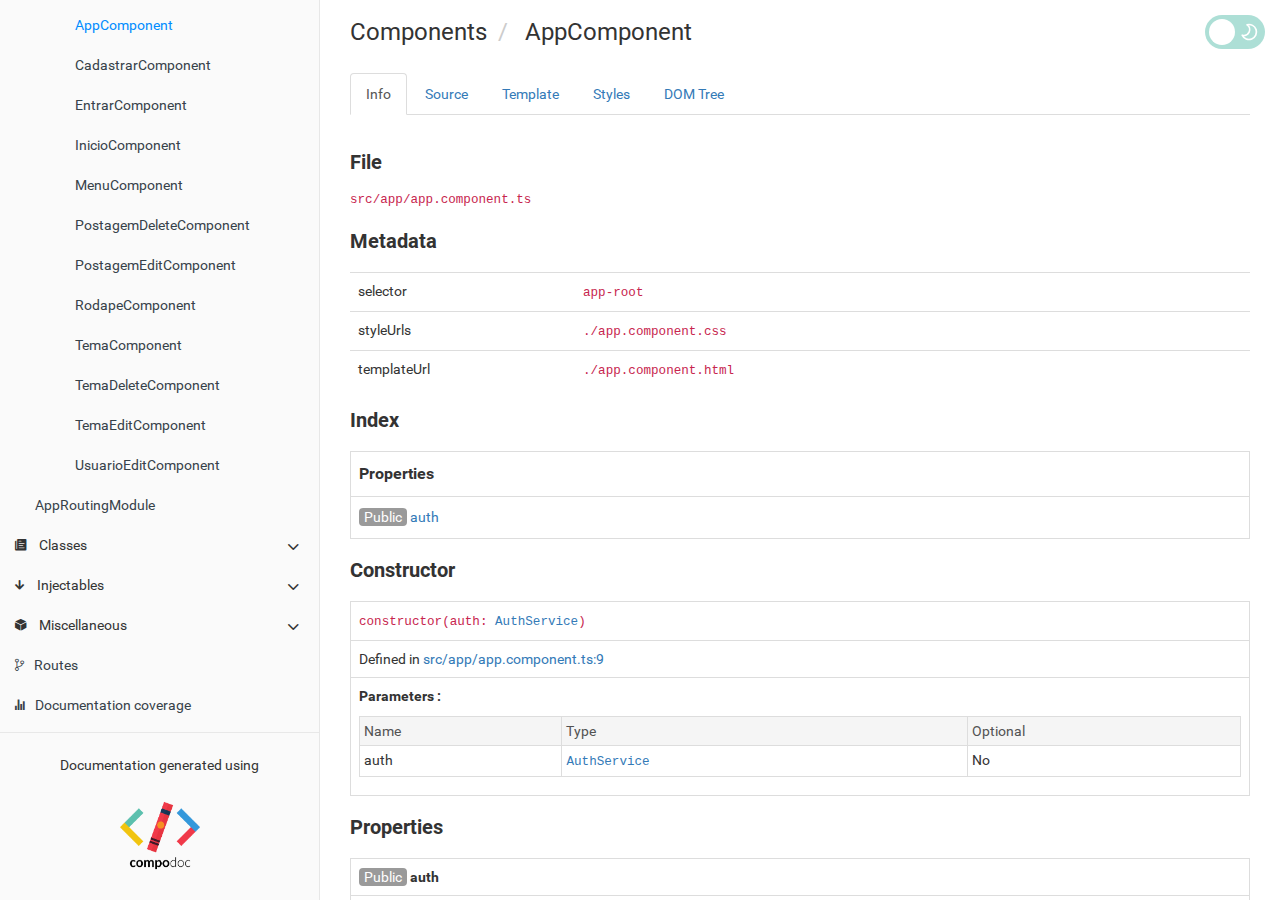
<file: documentation/components/AppComponent.html>
<!doctype html>
<html class="no-js" lang="">
    <head>
        <meta charset="utf-8">
        <meta http-equiv="x-ua-compatible" content="ie=edge">
        <title>blog-pessoal documentation</title>
        <meta name="description" content="">
        <meta name="viewport" content="width=device-width, initial-scale=1">

        <link rel="icon" type="image/x-icon" href="../images/favicon.ico">
	   <link rel="stylesheet" href="../styles/style.css">
        <link rel="stylesheet" href="../styles/dark.css">
    </head>
    <body>

        <div class="navbar navbar-default navbar-fixed-top visible-xs">
            <a href="../" class="navbar-brand">blog-pessoal documentation</a>
            <button type="button" class="btn btn-default btn-menu ion-ios-menu" id="btn-menu"></button>
        </div>

        <div class="xs-menu menu" id="mobile-menu">
                <div id="book-search-input" role="search"><input type="text" placeholder="Type to search"></div>            <compodoc-menu></compodoc-menu>
        </div>

        <div class="container-fluid main">
           <div class="row main">
               <div class="hidden-xs menu">
                   <compodoc-menu mode="normal"></compodoc-menu>
               </div>
               <!-- START CONTENT -->
               <div class="content component">
                   <div class="content-data">




<ol class="breadcrumb">
  <li>Components</li>
  <li
  >
  AppComponent</li>
</ol>

<ul class="nav nav-tabs" role="tablist">
        <li class="active">
            <a href="#info" role="tab" id="info-tab" data-toggle="tab" data-link="info">Info</a>
        </li>
        <li >
            <a href="#source" role="tab" id="source-tab" data-toggle="tab" data-link="source">Source</a>
        </li>
        <li >
            <a href="#templateData" role="tab" id="templateData-tab" data-toggle="tab" data-link="template">Template</a>
        </li>
        <li >
            <a href="#styleData" role="tab" id="styleData-tab" data-toggle="tab" data-link="style">Styles</a>
        </li>
        <li >
            <a href="#tree" role="tab" id="tree-tab" data-toggle="tab" data-link="dom-tree">DOM Tree</a>
        </li>
</ul>

<div class="tab-content">
    <div class="tab-pane fade active in" id="c-info"><p class="comment">
    <h3>File</h3>
</p>
<p class="comment">
    <code>src/app/app.component.ts</code>
</p>






<section>
    <h3>Metadata</h3>
    <table class="table table-sm table-hover metadata">
        <tbody>











            <tr>
                <td class="col-md-3">selector</td>
                <td class="col-md-9"><code>app-root</code></td>
            </tr>

            <tr>
                <td class="col-md-3">styleUrls</td>
                <td class="col-md-9"><code>./app.component.css</code></td>
            </tr>



            <tr>
                <td class="col-md-3">templateUrl</td>
                <td class="col-md-9"><code>./app.component.html</code></td>
            </tr>








        </tbody>
    </table>
</section>

    <section>
    <h3 id="index">Index</h3>
    <table class="table table-sm table-bordered index-table">
        <tbody>
                <tr>
                    <td class="col-md-4">
                        <h6><b>Properties</b></h6>
                    </td>
                </tr>
                <tr>
                    <td class="col-md-4">
                        <ul class="index-list">
                            <li>
                                    <span class="modifier">Public</span>
                                <a href="#auth" >auth</a>
                            </li>
                        </ul>
                    </td>
                </tr>






        </tbody>
    </table>
</section>

    <section>
    <h3 id="constructor">Constructor</h3>
        <table class="table table-sm table-bordered">
            <tbody>
                <tr>
                    <td class="col-md-4">
<code>constructor(auth: <a href="../injectables/AuthService.html" target="_self">AuthService</a>)</code>
                    </td>
                </tr>
                        <tr>
                            <td class="col-md-4">
                                <div class="io-line">Defined in <a href="" data-line="9" class="link-to-prism">src/app/app.component.ts:9</a></div>
                            </td>
                        </tr>

                <tr>
                    <td class="col-md-4">
                            <div>
                                    <b>Parameters :</b>
                                    <table class="params">
                                        <thead>
                                            <tr>
                                                <td>Name</td>
                                                    <td>Type</td>
                                                <td>Optional</td>
                                            </tr>
                                        </thead>
                                        <tbody>
                                                <tr>
                                                        <td>auth</td>
                                                  
                                                        <td>
                                                                        <code><a href="../injectables/AuthService.html" target="_self" >AuthService</a></code>
                                                        </td>
                                                  
                                                    <td>
                                                            No
                                                    </td>
                                                    
                                                </tr>
                                        </tbody>
                                    </table>
                            </div>
                    </td>
                </tr>
            </tbody>
        </table>
</section>






    <section>
    
    <h3 id="inputs">
        Properties
    </h3>
    <table class="table table-sm table-bordered">
        <tbody>
            <tr>
                <td class="col-md-4">
                    <a name="auth"></a>
                    <span class="name">
                            <span class="modifier">Public</span>
                        <span ><b>auth</b></span>
                        <a href="#auth"><span class="icon ion-ios-link"></span></a>
                    </span>
                </td>
            </tr>
                <tr>
                    <td class="col-md-4">
                        <i>Type : </i>        <code><a href="../injectables/AuthService.html" target="_self" >AuthService</a></code>

                    </td>
                </tr>
                    <tr>
                        <td class="col-md-4">
                                <div class="io-line">Defined in <a href="" data-line="12" class="link-to-prism">src/app/app.component.ts:12</a></div>
                        </td>
                    </tr>


        </tbody>
    </table>
</section>

</div>


    <div class="tab-pane fade  tab-source-code" id="c-source">
        <pre class="line-numbers compodoc-sourcecode"><code class="language-typescript">import { Component } from &#x27;@angular/core&#x27;;
import { AuthService } from &#x27;./service/auth.service&#x27;;

@Component({
  selector: &#x27;app-root&#x27;,
  templateUrl: &#x27;./app.component.html&#x27;,
  styleUrls: [&#x27;./app.component.css&#x27;]
})
export class AppComponent {
  
  constructor(
    public auth: AuthService
  ){}
  
}
</code></pre>
    </div>

    <div class="tab-pane fade " id="c-templateData">
        <pre class="line-numbers"><code class="language-html">&lt;app-menu *ngIf&#x3D;&#x27;auth.logado()&#x27;&gt;&lt;/app-menu&gt;

&lt;!-- Deixa as rotas dinâmicas de acordo com a URL /entrar ou /cadastrar--&gt;
&lt;router-outlet&gt;&lt;/router-outlet&gt;

&lt;app-rodape *ngIf&#x3D;&#x27;auth.logado()&#x27;&gt;&lt;/app-rodape&gt;</code></pre>
    </div>

    <div class="tab-pane fade " id="c-styleData">
                <p class="comment">
                    <code>./app.component.css</code>
                </p>
                <pre class="line-numbers"><code class="language-scss"></code></pre>
    </div>

    <div class="tab-pane fade " id="c-tree">
        <div id="tree-container"></div>
        <div class="tree-legend">
            <div class="title">
                <b>Legend</b>
            </div>
            <div>
                <div class="color htmlelement"></div><span>Html element</span>
            </div>
            <div>
                <div class="color component"></div><span>Component</span>
            </div>
            <div>
                <div class="color directive"></div><span>Html element with directive</span>
            </div>
        </div>
    </div>

    
</div>

<script src="../js/libs/vis.min.js"></script>
<script src="../js/libs/htmlparser.js"></script>
<script src="../js/libs/deep-iterator.js"></script>
<script>
        var COMPONENT_TEMPLATE = '<div><app-menu *ngIf=\'auth.logado()\'></app-menu><!-- Deixa as rotas dinâmicas de acordo com a URL /entrar ou /cadastrar--><router-outlet></router-outlet><app-rodape *ngIf=\'auth.logado()\'></app-rodape></div>'
    var COMPONENTS = [{'name': 'AlertasComponent', 'selector': 'app-alertas'},{'name': 'AppComponent', 'selector': 'app-root'},{'name': 'CadastrarComponent', 'selector': 'app-cadastrar'},{'name': 'EntrarComponent', 'selector': 'app-entrar'},{'name': 'InicioComponent', 'selector': 'app-inicio'},{'name': 'MenuComponent', 'selector': 'app-menu'},{'name': 'PostagemDeleteComponent', 'selector': 'app-postagem-delete'},{'name': 'PostagemEditComponent', 'selector': 'app-postagem-edit'},{'name': 'RodapeComponent', 'selector': 'app-rodape'},{'name': 'TemaComponent', 'selector': 'app-tema'},{'name': 'TemaDeleteComponent', 'selector': 'app-tema-delete'},{'name': 'TemaEditComponent', 'selector': 'app-tema-edit'},{'name': 'UsuarioEditComponent', 'selector': 'app-usuario-edit'}];
    var DIRECTIVES = [];
    var ACTUAL_COMPONENT = {'name': 'AppComponent'};
</script>
<script src="../js/tree.js"></script>
















                   </div><div class="search-results">
    <div class="has-results">
        <h1 class="search-results-title"><span class='search-results-count'></span> results matching "<span class='search-query'></span>"</h1>
        <ul class="search-results-list"></ul>
    </div>
    <div class="no-results">
        <h1 class="search-results-title">No results matching "<span class='search-query'></span>"</h1>
    </div>
</div>
</div>
               <!-- END CONTENT -->
           </div>
       </div>

          <label class="dark-mode-switch">
               <input type="checkbox">
               <span class="slider">
                    <svg class="slider-icon" viewBox="0 0 24 24" fill="none" height="20" stroke="#000" stroke-linecap="round" stroke-linejoin="round" stroke-width="2" width="20" xmlns="http://www.w3.org/2000/svg">
                    <path d="M21 12.79A9 9 0 1111.21 3 7 7 0 0021 12.79z"></path>
                    </svg>
               </span>
          </label>

       <script>
            var COMPODOC_CURRENT_PAGE_DEPTH = 1;
            var COMPODOC_CURRENT_PAGE_CONTEXT = 'component';
            var COMPODOC_CURRENT_PAGE_URL = 'AppComponent.html';
            var MAX_SEARCH_RESULTS = 15;
       </script>

       <script src="../js/libs/custom-elements.min.js"></script>
       <script src="../js/libs/lit-html.js"></script>

       <script src="../js/menu-wc.js" defer></script>
       <script nomodule src="../js/menu-wc_es5.js" defer></script>

       <script src="../js/libs/bootstrap-native.js"></script>

       <script src="../js/libs/es6-shim.min.js"></script>
       <script src="../js/libs/EventDispatcher.js"></script>
       <script src="../js/libs/promise.min.js"></script>
       <script src="../js/libs/zepto.min.js"></script>

       <script src="../js/compodoc.js"></script>

       <script src="../js/tabs.js"></script>
       <script src="../js/menu.js"></script>
       <script src="../js/libs/clipboard.min.js"></script>
       <script src="../js/libs/prism.js"></script>
       <script src="../js/sourceCode.js"></script>
          <script src="../js/search/search.js"></script>
          <script src="../js/search/lunr.min.js"></script>
          <script src="../js/search/search-lunr.js"></script>
          <script src="../js/search/search_index.js"></script>
       <script src="../js/lazy-load-graphs.js"></script>


    </body>
</html>
</file>
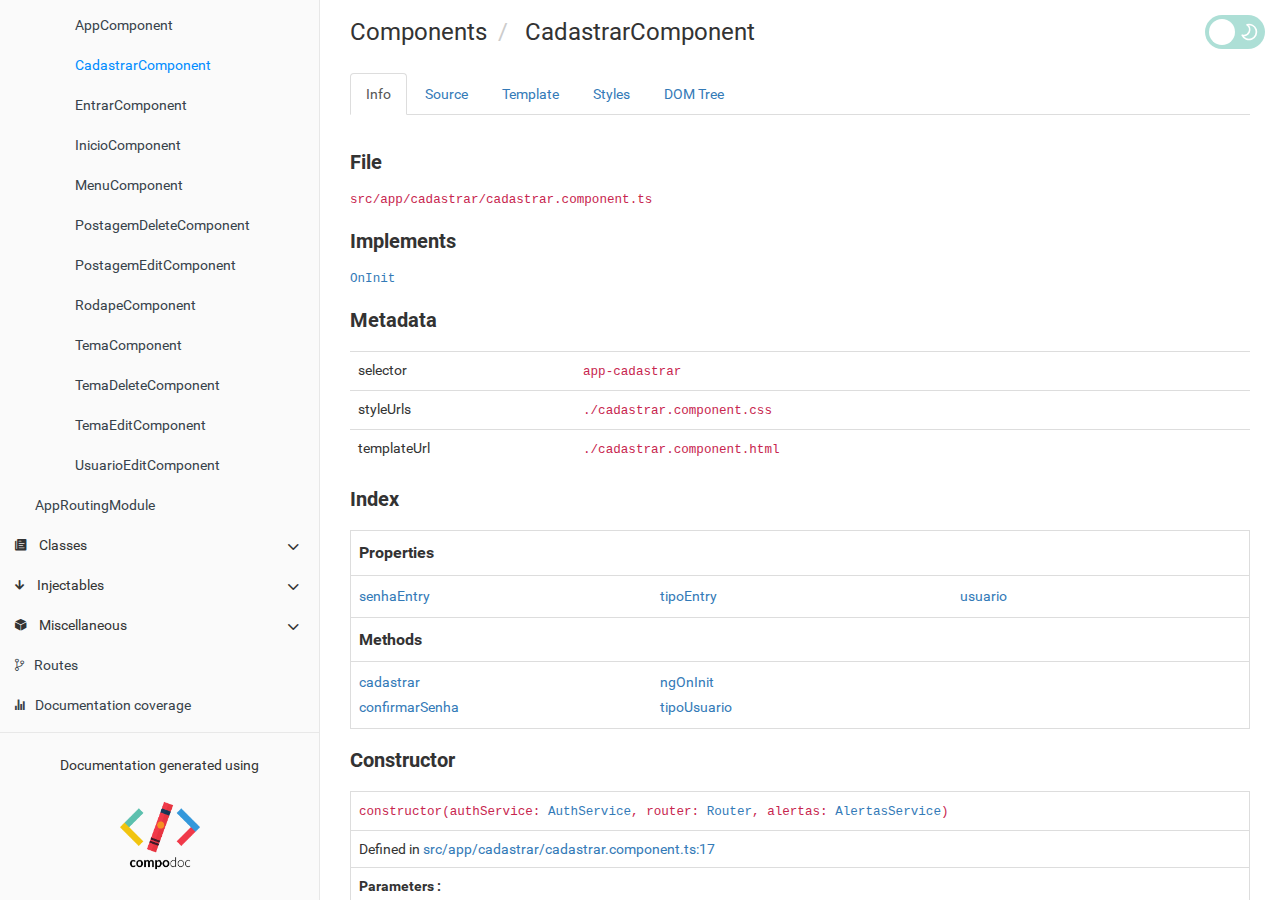
<file: documentation/components/CadastrarComponent.html>
<!doctype html>
<html class="no-js" lang="">
    <head>
        <meta charset="utf-8">
        <meta http-equiv="x-ua-compatible" content="ie=edge">
        <title>blog-pessoal documentation</title>
        <meta name="description" content="">
        <meta name="viewport" content="width=device-width, initial-scale=1">

        <link rel="icon" type="image/x-icon" href="../images/favicon.ico">
	   <link rel="stylesheet" href="../styles/style.css">
        <link rel="stylesheet" href="../styles/dark.css">
    </head>
    <body>

        <div class="navbar navbar-default navbar-fixed-top visible-xs">
            <a href="../" class="navbar-brand">blog-pessoal documentation</a>
            <button type="button" class="btn btn-default btn-menu ion-ios-menu" id="btn-menu"></button>
        </div>

        <div class="xs-menu menu" id="mobile-menu">
                <div id="book-search-input" role="search"><input type="text" placeholder="Type to search"></div>            <compodoc-menu></compodoc-menu>
        </div>

        <div class="container-fluid main">
           <div class="row main">
               <div class="hidden-xs menu">
                   <compodoc-menu mode="normal"></compodoc-menu>
               </div>
               <!-- START CONTENT -->
               <div class="content component">
                   <div class="content-data">




<ol class="breadcrumb">
  <li>Components</li>
  <li
  >
  CadastrarComponent</li>
</ol>

<ul class="nav nav-tabs" role="tablist">
        <li class="active">
            <a href="#info" role="tab" id="info-tab" data-toggle="tab" data-link="info">Info</a>
        </li>
        <li >
            <a href="#source" role="tab" id="source-tab" data-toggle="tab" data-link="source">Source</a>
        </li>
        <li >
            <a href="#templateData" role="tab" id="templateData-tab" data-toggle="tab" data-link="template">Template</a>
        </li>
        <li >
            <a href="#styleData" role="tab" id="styleData-tab" data-toggle="tab" data-link="style">Styles</a>
        </li>
        <li >
            <a href="#tree" role="tab" id="tree-tab" data-toggle="tab" data-link="dom-tree">DOM Tree</a>
        </li>
</ul>

<div class="tab-content">
    <div class="tab-pane fade active in" id="c-info"><p class="comment">
    <h3>File</h3>
</p>
<p class="comment">
    <code>src/app/cadastrar/cadastrar.component.ts</code>
</p>




    <p class="comment">
        <h3>Implements</h3>
    </p>
    <p class="comment">
                    <code><a href="https://angular.io/api/core/OnInit" target="_blank" >OnInit</a></code>
    </p>


<section>
    <h3>Metadata</h3>
    <table class="table table-sm table-hover metadata">
        <tbody>











            <tr>
                <td class="col-md-3">selector</td>
                <td class="col-md-9"><code>app-cadastrar</code></td>
            </tr>

            <tr>
                <td class="col-md-3">styleUrls</td>
                <td class="col-md-9"><code>./cadastrar.component.css</code></td>
            </tr>



            <tr>
                <td class="col-md-3">templateUrl</td>
                <td class="col-md-9"><code>./cadastrar.component.html</code></td>
            </tr>








        </tbody>
    </table>
</section>

    <section>
    <h3 id="index">Index</h3>
    <table class="table table-sm table-bordered index-table">
        <tbody>
                <tr>
                    <td class="col-md-4">
                        <h6><b>Properties</b></h6>
                    </td>
                </tr>
                <tr>
                    <td class="col-md-4">
                        <ul class="index-list">
                            <li>
                                <a href="#senhaEntry" >senhaEntry</a>
                            </li>
                            <li>
                                <a href="#tipoEntry" >tipoEntry</a>
                            </li>
                            <li>
                                <a href="#usuario" >usuario</a>
                            </li>
                        </ul>
                    </td>
                </tr>

                <tr>
                    <td class="col-md-4">
                        <h6><b>Methods</b></h6>
                    </td>
                </tr>
                <tr>
                    <td class="col-md-4">
                        <ul class="index-list">
                            <li>
                                <a href="#cadastrar" >cadastrar</a>
                            </li>
                            <li>
                                <a href="#confirmarSenha" >confirmarSenha</a>
                            </li>
                            <li>
                                <a href="#ngOnInit" >ngOnInit</a>
                            </li>
                            <li>
                                <a href="#tipoUsuario" >tipoUsuario</a>
                            </li>
                        </ul>
                    </td>
                </tr>





        </tbody>
    </table>
</section>

    <section>
    <h3 id="constructor">Constructor</h3>
        <table class="table table-sm table-bordered">
            <tbody>
                <tr>
                    <td class="col-md-4">
<code>constructor(authService: <a href="../injectables/AuthService.html" target="_self">AuthService</a>, router: <a href="https://angular.io/api/router/Router" target="_blank">Router</a>, alertas: <a href="../injectables/AlertasService.html" target="_self">AlertasService</a>)</code>
                    </td>
                </tr>
                        <tr>
                            <td class="col-md-4">
                                <div class="io-line">Defined in <a href="" data-line="17" class="link-to-prism">src/app/cadastrar/cadastrar.component.ts:17</a></div>
                            </td>
                        </tr>

                <tr>
                    <td class="col-md-4">
                            <div>
                                    <b>Parameters :</b>
                                    <table class="params">
                                        <thead>
                                            <tr>
                                                <td>Name</td>
                                                    <td>Type</td>
                                                <td>Optional</td>
                                            </tr>
                                        </thead>
                                        <tbody>
                                                <tr>
                                                        <td>authService</td>
                                                  
                                                        <td>
                                                                        <code><a href="../injectables/AuthService.html" target="_self" >AuthService</a></code>
                                                        </td>
                                                  
                                                    <td>
                                                            No
                                                    </td>
                                                    
                                                </tr>
                                                <tr>
                                                        <td>router</td>
                                                  
                                                        <td>
                                                                        <code><a href="https://angular.io/api/router/Router" target="_blank" >Router</a></code>
                                                        </td>
                                                  
                                                    <td>
                                                            No
                                                    </td>
                                                    
                                                </tr>
                                                <tr>
                                                        <td>alertas</td>
                                                  
                                                        <td>
                                                                        <code><a href="../injectables/AlertasService.html" target="_self" >AlertasService</a></code>
                                                        </td>
                                                  
                                                    <td>
                                                            No
                                                    </td>
                                                    
                                                </tr>
                                        </tbody>
                                    </table>
                            </div>
                    </td>
                </tr>
            </tbody>
        </table>
</section>





    <section>
    
    <h3 id="methods">
        Methods
    </h3>
    <table class="table table-sm table-bordered">
        <tbody>
            <tr>
                <td class="col-md-4">
                    <a name="cadastrar"></a>
                    <span class="name">
                        <span ><b>cadastrar</b></span>
                        <a href="#cadastrar"><span class="icon ion-ios-link"></span></a>
                    </span>
                </td>
            </tr>
            <tr>
                <td class="col-md-4">
<code>cadastrar()</code>
                </td>
            </tr>


            <tr>
                <td class="col-md-4">
                    <div class="io-line">Defined in <a href="" data-line="37"
                            class="link-to-prism">src/app/cadastrar/cadastrar.component.ts:37</a></div>
                </td>
            </tr>


            <tr>
                <td class="col-md-4">

                    <div class="io-description">
                        <b>Returns : </b>        <code><a href="https://www.typescriptlang.org/docs/handbook/basic-types.html" target="_blank" >void</a></code>

                    </div>
                </td>
            </tr>
        </tbody>
    </table>
    <table class="table table-sm table-bordered">
        <tbody>
            <tr>
                <td class="col-md-4">
                    <a name="confirmarSenha"></a>
                    <span class="name">
                        <span ><b>confirmarSenha</b></span>
                        <a href="#confirmarSenha"><span class="icon ion-ios-link"></span></a>
                    </span>
                </td>
            </tr>
            <tr>
                <td class="col-md-4">
<code>confirmarSenha(event: <a href="https://www.typescriptlang.org/docs/handbook/basic-types.html" target="_blank">any</a>)</code>
                </td>
            </tr>


            <tr>
                <td class="col-md-4">
                    <div class="io-line">Defined in <a href="" data-line="29"
                            class="link-to-prism">src/app/cadastrar/cadastrar.component.ts:29</a></div>
                </td>
            </tr>


            <tr>
                <td class="col-md-4">

                    <div class="io-description">
                        <b>Parameters :</b>
                        
                        <table class="params">
                            <thead>
                                <tr>
                                    <td>Name</td>
                                    <td>Type</td>
                                    <td>Optional</td>
                                </tr>
                            </thead>
                            <tbody>
                                <tr>
                                    <td>event</td>
                                    <td>
                                                <code><a href="https://www.typescriptlang.org/docs/handbook/basic-types.html" target="_blank" >any</a></code>
                                    </td>

                                    <td>
                                        No
                                    </td>


                                </tr>
                            </tbody>
                        </table>
                    </div>
                    <div>
                    </div>
                    <div class="io-description">
                        <b>Returns : </b>        <code><a href="https://www.typescriptlang.org/docs/handbook/basic-types.html" target="_blank" >void</a></code>

                    </div>
                    <div class="io-description">
                        
                    </div>
                </td>
            </tr>
        </tbody>
    </table>
    <table class="table table-sm table-bordered">
        <tbody>
            <tr>
                <td class="col-md-4">
                    <a name="ngOnInit"></a>
                    <span class="name">
                        <span ><b>ngOnInit</b></span>
                        <a href="#ngOnInit"><span class="icon ion-ios-link"></span></a>
                    </span>
                </td>
            </tr>
            <tr>
                <td class="col-md-4">
<code>ngOnInit()</code>
                </td>
            </tr>


            <tr>
                <td class="col-md-4">
                    <div class="io-line">Defined in <a href="" data-line="25"
                            class="link-to-prism">src/app/cadastrar/cadastrar.component.ts:25</a></div>
                </td>
            </tr>


            <tr>
                <td class="col-md-4">

                    <div class="io-description">
                        <b>Returns : </b>        <code><a href="https://www.typescriptlang.org/docs/handbook/basic-types.html" target="_blank" >void</a></code>

                    </div>
                </td>
            </tr>
        </tbody>
    </table>
    <table class="table table-sm table-bordered">
        <tbody>
            <tr>
                <td class="col-md-4">
                    <a name="tipoUsuario"></a>
                    <span class="name">
                        <span ><b>tipoUsuario</b></span>
                        <a href="#tipoUsuario"><span class="icon ion-ios-link"></span></a>
                    </span>
                </td>
            </tr>
            <tr>
                <td class="col-md-4">
<code>tipoUsuario(event: <a href="https://www.typescriptlang.org/docs/handbook/basic-types.html" target="_blank">any</a>)</code>
                </td>
            </tr>


            <tr>
                <td class="col-md-4">
                    <div class="io-line">Defined in <a href="" data-line="33"
                            class="link-to-prism">src/app/cadastrar/cadastrar.component.ts:33</a></div>
                </td>
            </tr>


            <tr>
                <td class="col-md-4">

                    <div class="io-description">
                        <b>Parameters :</b>
                        
                        <table class="params">
                            <thead>
                                <tr>
                                    <td>Name</td>
                                    <td>Type</td>
                                    <td>Optional</td>
                                </tr>
                            </thead>
                            <tbody>
                                <tr>
                                    <td>event</td>
                                    <td>
                                                <code><a href="https://www.typescriptlang.org/docs/handbook/basic-types.html" target="_blank" >any</a></code>
                                    </td>

                                    <td>
                                        No
                                    </td>


                                </tr>
                            </tbody>
                        </table>
                    </div>
                    <div>
                    </div>
                    <div class="io-description">
                        <b>Returns : </b>        <code><a href="https://www.typescriptlang.org/docs/handbook/basic-types.html" target="_blank" >void</a></code>

                    </div>
                    <div class="io-description">
                        
                    </div>
                </td>
            </tr>
        </tbody>
    </table>
</section>
    <section>
    
    <h3 id="inputs">
        Properties
    </h3>
    <table class="table table-sm table-bordered">
        <tbody>
            <tr>
                <td class="col-md-4">
                    <a name="senhaEntry"></a>
                    <span class="name">
                        <span ><b>senhaEntry</b></span>
                        <a href="#senhaEntry"><span class="icon ion-ios-link"></span></a>
                    </span>
                </td>
            </tr>
                <tr>
                    <td class="col-md-4">
                        <i>Type : </i>        <code><a href="https://developer.mozilla.org/en-US/docs/Web/JavaScript/Reference/Global_Objects/string" target="_blank" >string</a></code>

                    </td>
                </tr>
                    <tr>
                        <td class="col-md-4">
                                <div class="io-line">Defined in <a href="" data-line="16" class="link-to-prism">src/app/cadastrar/cadastrar.component.ts:16</a></div>
                        </td>
                    </tr>


        </tbody>
    </table>
    <table class="table table-sm table-bordered">
        <tbody>
            <tr>
                <td class="col-md-4">
                    <a name="tipoEntry"></a>
                    <span class="name">
                        <span ><b>tipoEntry</b></span>
                        <a href="#tipoEntry"><span class="icon ion-ios-link"></span></a>
                    </span>
                </td>
            </tr>
                <tr>
                    <td class="col-md-4">
                        <i>Type : </i>        <code><a href="https://developer.mozilla.org/en-US/docs/Web/JavaScript/Reference/Global_Objects/string" target="_blank" >string</a></code>

                    </td>
                </tr>
                    <tr>
                        <td class="col-md-4">
                                <div class="io-line">Defined in <a href="" data-line="17" class="link-to-prism">src/app/cadastrar/cadastrar.component.ts:17</a></div>
                        </td>
                    </tr>


        </tbody>
    </table>
    <table class="table table-sm table-bordered">
        <tbody>
            <tr>
                <td class="col-md-4">
                    <a name="usuario"></a>
                    <span class="name">
                        <span ><b>usuario</b></span>
                        <a href="#usuario"><span class="icon ion-ios-link"></span></a>
                    </span>
                </td>
            </tr>
                <tr>
                    <td class="col-md-4">
                        <i>Type : </i>        <code><a href="../classes/Usuario.html" target="_self" >Usuario</a></code>

                    </td>
                </tr>
                <tr>
                    <td class="col-md-4">
                        <i>Default value : </i><code>new Usuario</code>
                    </td>
                </tr>
                    <tr>
                        <td class="col-md-4">
                                <div class="io-line">Defined in <a href="" data-line="15" class="link-to-prism">src/app/cadastrar/cadastrar.component.ts:15</a></div>
                        </td>
                    </tr>


        </tbody>
    </table>
</section>

</div>


    <div class="tab-pane fade  tab-source-code" id="c-source">
        <pre class="line-numbers compodoc-sourcecode"><code class="language-typescript">import { i18nMetaToJSDoc } from &#x27;@angular/compiler/src/render3/view/i18n/meta&#x27;;
import { Component, OnInit } from &#x27;@angular/core&#x27;;
import { Router } from &#x27;@angular/router&#x27;;
import { Usuario } from &#x27;../model/Usuario&#x27;;
import { AlertasService } from &#x27;../service/alertas.service&#x27;;
import { AuthService } from &#x27;../service/auth.service&#x27;;

@Component({
  selector: &#x27;app-cadastrar&#x27;,
  templateUrl: &#x27;./cadastrar.component.html&#x27;,
  styleUrls: [&#x27;./cadastrar.component.css&#x27;]
})
export class CadastrarComponent implements OnInit {

  usuario: Usuario &#x3D; new Usuario
  senhaEntry: string
  tipoEntry: string

  constructor(
    private authService: AuthService, // injeção de dependência
    private router: Router,
    private alertas: AlertasService
  ) { }

  ngOnInit() { // método chamado quando a página iniciar
    window.scroll(0, 0) // vai pro topo da tela, eixo X e Y em 0
  }

  confirmarSenha(event: any) { // pega o valor da senha
    this.senhaEntry &#x3D; event.target.value
  }

  tipoUsuario(event: any) { // pega o valor do tipo de usuário
    this.tipoEntry &#x3D; event.target.value
  }

  cadastrar() { // não pega nada, por isso não tem parâmetro

    // pega o tipo escolhido e atribui ao tipo do usuario
    this.usuario.tipo &#x3D; this.tipoEntry

    // confirma se a senha digitada bate com a senha confirmada
    if (this.usuario.senha !&#x3D; this.senhaEntry) {
      this.alertas.showAlertDanger(&#x27;A senha digitada não confere!&#x27;)

    } else {// envia o usuario como objeto para o servidor, mas o SUBSCRIBE transforma em JSON
      this.authService.cadastrar(this.usuario).subscribe((resp: Usuario) &#x3D;&gt; {
        this.usuario &#x3D; resp
        // cadastrar() envia para o servidor
        // subscribe() transforma o objeto em JSON
        // arrow function pega a resposta e atribui ao usuario

        this.router.navigate([&#x27;/entrar&#x27;])
        this.alertas.showAlertSuccess(&#x27;Usuário cadastrado com sucesso!&#x27;)
      })
    }
  }
}
</code></pre>
    </div>

    <div class="tab-pane fade " id="c-templateData">
        <pre class="line-numbers"><code class="language-html">&lt;div class&#x3D;&quot;container-fluid&quot;&gt;
    &lt;div class&#x3D;&quot;row d-flex align-items-center h-100&quot;&gt;

        &lt;div class&#x3D;&quot;col-md-4&quot; id&#x3D;&quot;img-bg&quot;&gt;&lt;/div&gt;

        &lt;div class&#x3D;&quot;col-md-8 my-5&quot;&gt;

            &lt;div class&#x3D;&quot;row d-flex justify-content-center&quot;&gt;
                &lt;div class&#x3D;&quot;col-md-10&quot;&gt;

                    &lt;h1 class&#x3D;&quot;text-center&quot;&gt;Cadastrar&lt;/h1&gt;

                    &lt;div class&#x3D;&quot;form-group py-2&quot;&gt;
                        &lt;label for&#x3D;&quot;nome&quot;&gt;Nome&lt;/label&gt;
                        &lt;!-- ngModel pega tudo que tá dentro do input --&gt;
                        &lt;input  [(ngModel)]&#x3D;&#x27;usuario.nome&#x27; class&#x3D;&quot;form-control&quot; type&#x3D;&quot;text&quot; name&#x3D;&quot;nome&quot; id&#x3D;&quot;nome&quot; placeholder&#x3D;&quot;Digite seu nome completo&quot;&gt; 
                    &lt;/div&gt;

                    &lt;div class&#x3D;&quot;form-group py-2&quot;&gt;
                        &lt;label for&#x3D;&quot;usuario&quot;&gt;Usuário&lt;/label&gt;
                        &lt;input [(ngModel)]&#x3D;&#x27;usuario.usuario&#x27; class&#x3D;&quot;form-control&quot; type&#x3D;&quot;text&quot; name&#x3D;&quot;usuario&quot; id&#x3D;&quot;usuario&quot; placeholder&#x3D;&quot;Crie seu usuário&quot;&gt;
                    &lt;/div&gt;

                    &lt;div class&#x3D;&quot;form-group py-2&quot;&gt;
                        &lt;label for&#x3D;&quot;usuario&quot;&gt;Link da foto&lt;/label&gt;
                        &lt;input [(ngModel)]&#x3D;&#x27;usuario.foto&#x27; class&#x3D;&quot;form-control&quot; type&#x3D;&quot;text&quot; name&#x3D;&quot;link-foto&quot; id&#x3D;&quot;link-foto&quot; placeholder&#x3D;&quot;Insira uma URL&quot;&gt;
                    &lt;/div&gt;

                    &lt;div class&#x3D;&quot;form-group py-2&quot;&gt;
                        &lt;label for&#x3D;&quot;senha&quot;&gt;Senha&lt;/label&gt;
                        &lt;!-- (input) é um evento (como onClick)  e é chamado com ($event)--&gt;
                        &lt;input (input)&#x3D;&#x27;confirmarSenha($event)&#x27; class&#x3D;&quot;form-control&quot; type&#x3D;&quot;password&quot; name&#x3D;&quot;senha&quot; id&#x3D;&quot;senha&quot; placeholder&#x3D;&quot;Crie sua senha&quot;&gt;
                    &lt;/div&gt;

                    &lt;div class&#x3D;&quot;form-group py-2&quot;&gt;
                        &lt;label for&#x3D;&quot;confirme-senha&quot;&gt;Confirme sua senha&lt;/label&gt;
                        &lt;input [(ngModel)]&#x3D;&#x27;usuario.senha&#x27; class&#x3D;&quot;form-control&quot; type&#x3D;&quot;password&quot; name&#x3D;&quot;confirme-senha&quot; id&#x3D;&quot;confirme-senha&quot; placeholder&#x3D;&quot;Confirme sua senha&quot;&gt;
                    &lt;/div&gt;

                    &lt;div class&#x3D;&quot;form-group py-2&quot;&gt;
                        &lt;label for&#x3D;&quot;tipo-usuario&quot;&gt;Tipo de usuário&lt;/label&gt;
                        &lt;select (change)&#x3D;&#x27;tipoUsuario($event)&#x27; class&#x3D;&quot;form-control&quot; name&#x3D;&quot;tipo-usuario&quot; id&#x3D;&quot;tipo-usuario&quot;&gt;
                            &lt;option&gt;Selecione um tipo de usuário:&lt;/option&gt;
                            &lt;option value&#x3D;&quot;normal&quot;&gt;Normal&lt;/option&gt;
                            &lt;option value&#x3D;&quot;admin&quot;&gt;Administrador&lt;/option&gt;
                        &lt;/select&gt;
                    &lt;/div&gt;

                    &lt;div class&#x3D;&quot;d-flex justify-content-center pt-4&quot;&gt;
                        &lt;button type&#x3D;&quot;submit&quot; class&#x3D;&quot;btn btn-danger w-25 me-2&quot; routerLink&#x3D;&#x27;/entrar&#x27;&gt;Cancelar&lt;/button&gt;
                        &lt;button (click)&#x3D;&#x27;cadastrar()&#x27; type&#x3D;&quot;submit&quot; class&#x3D;&quot;btn btn-success w-25 ms-2&quot;&gt;Cadastrar&lt;/button&gt;
                    &lt;/div&gt;

                &lt;/div&gt;
            &lt;/div&gt;

        &lt;/div&gt;

    &lt;/div&gt;
&lt;/div&gt;</code></pre>
    </div>

    <div class="tab-pane fade " id="c-styleData">
                <p class="comment">
                    <code>./cadastrar.component.css</code>
                </p>
                <pre class="line-numbers"><code class="language-scss">#img-bg{
    background-image: url(https://i.pinimg.com/564x/9a/c5/7f/9ac57fe1270b207907bc32503a6c3987.jpg);
    min-height: 695px;
    background-position: center;
    background-repeat: no-repeat;
    background-size: cover;
}</code></pre>
    </div>

    <div class="tab-pane fade " id="c-tree">
        <div id="tree-container"></div>
        <div class="tree-legend">
            <div class="title">
                <b>Legend</b>
            </div>
            <div>
                <div class="color htmlelement"></div><span>Html element</span>
            </div>
            <div>
                <div class="color component"></div><span>Component</span>
            </div>
            <div>
                <div class="color directive"></div><span>Html element with directive</span>
            </div>
        </div>
    </div>

    
</div>

<script src="../js/libs/vis.min.js"></script>
<script src="../js/libs/htmlparser.js"></script>
<script src="../js/libs/deep-iterator.js"></script>
<script>
        var COMPONENT_TEMPLATE = '<div><div class="container-fluid">    <div class="row d-flex align-items-center h-100">        <div class="col-md-4" id="img-bg"></div>        <div class="col-md-8 my-5">            <div class="row d-flex justify-content-center">                <div class="col-md-10">                    <h1 class="text-center">Cadastrar</h1>                    <div class="form-group py-2">                        <label for="nome">Nome</label>                        <!-- ngModel pega tudo que tá dentro do input -->                        <input  [(ngModel)]=\'usuario.nome\' class="form-control" type="text" name="nome" id="nome" placeholder="Digite seu nome completo">                     </div>                    <div class="form-group py-2">                        <label for="usuario">Usuário</label>                        <input [(ngModel)]=\'usuario.usuario\' class="form-control" type="text" name="usuario" id="usuario" placeholder="Crie seu usuário">                    </div>                    <div class="form-group py-2">                        <label for="usuario">Link da foto</label>                        <input [(ngModel)]=\'usuario.foto\' class="form-control" type="text" name="link-foto" id="link-foto" placeholder="Insira uma URL">                    </div>                    <div class="form-group py-2">                        <label for="senha">Senha</label>                        <!-- (input) é um evento (como onClick)  e é chamado com ($event)-->                        <input (input)=\'confirmarSenha($event)\' class="form-control" type="password" name="senha" id="senha" placeholder="Crie sua senha">                    </div>                    <div class="form-group py-2">                        <label for="confirme-senha">Confirme sua senha</label>                        <input [(ngModel)]=\'usuario.senha\' class="form-control" type="password" name="confirme-senha" id="confirme-senha" placeholder="Confirme sua senha">                    </div>                    <div class="form-group py-2">                        <label for="tipo-usuario">Tipo de usuário</label>                        <select (change)=\'tipoUsuario($event)\' class="form-control" name="tipo-usuario" id="tipo-usuario">                            <option>Selecione um tipo de usuário:</option>                            <option value="normal">Normal</option>                            <option value="admin">Administrador</option>                        </select>                    </div>                    <div class="d-flex justify-content-center pt-4">                        <button type="submit" class="btn btn-danger w-25 me-2" routerLink=\'/entrar\'>Cancelar</button>                        <button (click)=\'cadastrar()\' type="submit" class="btn btn-success w-25 ms-2">Cadastrar</button>                    </div>                </div>            </div>        </div>    </div></div></div>'
    var COMPONENTS = [{'name': 'AlertasComponent', 'selector': 'app-alertas'},{'name': 'AppComponent', 'selector': 'app-root'},{'name': 'CadastrarComponent', 'selector': 'app-cadastrar'},{'name': 'EntrarComponent', 'selector': 'app-entrar'},{'name': 'InicioComponent', 'selector': 'app-inicio'},{'name': 'MenuComponent', 'selector': 'app-menu'},{'name': 'PostagemDeleteComponent', 'selector': 'app-postagem-delete'},{'name': 'PostagemEditComponent', 'selector': 'app-postagem-edit'},{'name': 'RodapeComponent', 'selector': 'app-rodape'},{'name': 'TemaComponent', 'selector': 'app-tema'},{'name': 'TemaDeleteComponent', 'selector': 'app-tema-delete'},{'name': 'TemaEditComponent', 'selector': 'app-tema-edit'},{'name': 'UsuarioEditComponent', 'selector': 'app-usuario-edit'}];
    var DIRECTIVES = [];
    var ACTUAL_COMPONENT = {'name': 'CadastrarComponent'};
</script>
<script src="../js/tree.js"></script>
















                   </div><div class="search-results">
    <div class="has-results">
        <h1 class="search-results-title"><span class='search-results-count'></span> results matching "<span class='search-query'></span>"</h1>
        <ul class="search-results-list"></ul>
    </div>
    <div class="no-results">
        <h1 class="search-results-title">No results matching "<span class='search-query'></span>"</h1>
    </div>
</div>
</div>
               <!-- END CONTENT -->
           </div>
       </div>

          <label class="dark-mode-switch">
               <input type="checkbox">
               <span class="slider">
                    <svg class="slider-icon" viewBox="0 0 24 24" fill="none" height="20" stroke="#000" stroke-linecap="round" stroke-linejoin="round" stroke-width="2" width="20" xmlns="http://www.w3.org/2000/svg">
                    <path d="M21 12.79A9 9 0 1111.21 3 7 7 0 0021 12.79z"></path>
                    </svg>
               </span>
          </label>

       <script>
            var COMPODOC_CURRENT_PAGE_DEPTH = 1;
            var COMPODOC_CURRENT_PAGE_CONTEXT = 'component';
            var COMPODOC_CURRENT_PAGE_URL = 'CadastrarComponent.html';
            var MAX_SEARCH_RESULTS = 15;
       </script>

       <script src="../js/libs/custom-elements.min.js"></script>
       <script src="../js/libs/lit-html.js"></script>

       <script src="../js/menu-wc.js" defer></script>
       <script nomodule src="../js/menu-wc_es5.js" defer></script>

       <script src="../js/libs/bootstrap-native.js"></script>

       <script src="../js/libs/es6-shim.min.js"></script>
       <script src="../js/libs/EventDispatcher.js"></script>
       <script src="../js/libs/promise.min.js"></script>
       <script src="../js/libs/zepto.min.js"></script>

       <script src="../js/compodoc.js"></script>

       <script src="../js/tabs.js"></script>
       <script src="../js/menu.js"></script>
       <script src="../js/libs/clipboard.min.js"></script>
       <script src="../js/libs/prism.js"></script>
       <script src="../js/sourceCode.js"></script>
          <script src="../js/search/search.js"></script>
          <script src="../js/search/lunr.min.js"></script>
          <script src="../js/search/search-lunr.js"></script>
          <script src="../js/search/search_index.js"></script>
       <script src="../js/lazy-load-graphs.js"></script>


    </body>
</html>
</file>
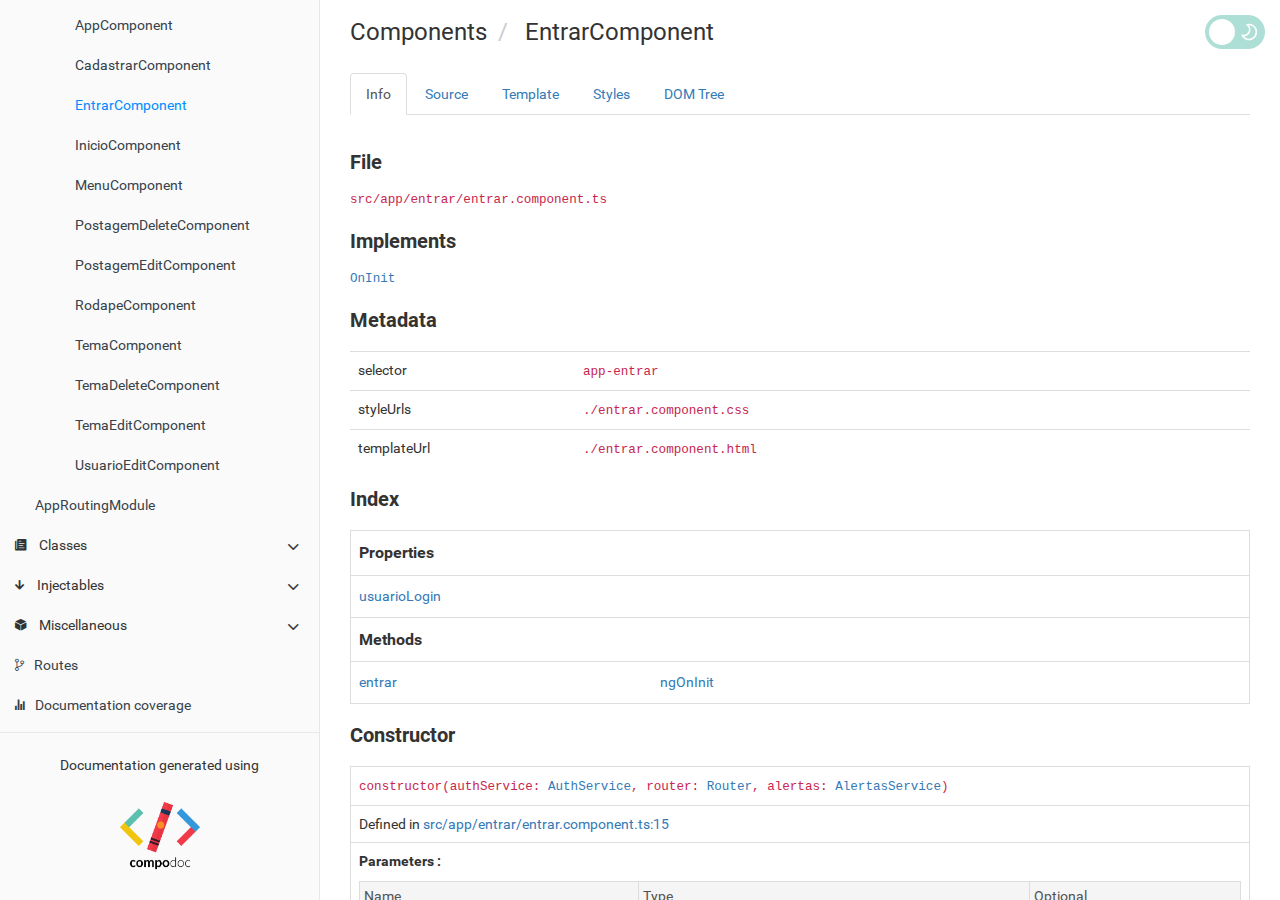
<file: documentation/components/EntrarComponent.html>
<!doctype html>
<html class="no-js" lang="">
    <head>
        <meta charset="utf-8">
        <meta http-equiv="x-ua-compatible" content="ie=edge">
        <title>blog-pessoal documentation</title>
        <meta name="description" content="">
        <meta name="viewport" content="width=device-width, initial-scale=1">

        <link rel="icon" type="image/x-icon" href="../images/favicon.ico">
	   <link rel="stylesheet" href="../styles/style.css">
        <link rel="stylesheet" href="../styles/dark.css">
    </head>
    <body>

        <div class="navbar navbar-default navbar-fixed-top visible-xs">
            <a href="../" class="navbar-brand">blog-pessoal documentation</a>
            <button type="button" class="btn btn-default btn-menu ion-ios-menu" id="btn-menu"></button>
        </div>

        <div class="xs-menu menu" id="mobile-menu">
                <div id="book-search-input" role="search"><input type="text" placeholder="Type to search"></div>            <compodoc-menu></compodoc-menu>
        </div>

        <div class="container-fluid main">
           <div class="row main">
               <div class="hidden-xs menu">
                   <compodoc-menu mode="normal"></compodoc-menu>
               </div>
               <!-- START CONTENT -->
               <div class="content component">
                   <div class="content-data">




<ol class="breadcrumb">
  <li>Components</li>
  <li
  >
  EntrarComponent</li>
</ol>

<ul class="nav nav-tabs" role="tablist">
        <li class="active">
            <a href="#info" role="tab" id="info-tab" data-toggle="tab" data-link="info">Info</a>
        </li>
        <li >
            <a href="#source" role="tab" id="source-tab" data-toggle="tab" data-link="source">Source</a>
        </li>
        <li >
            <a href="#templateData" role="tab" id="templateData-tab" data-toggle="tab" data-link="template">Template</a>
        </li>
        <li >
            <a href="#styleData" role="tab" id="styleData-tab" data-toggle="tab" data-link="style">Styles</a>
        </li>
        <li >
            <a href="#tree" role="tab" id="tree-tab" data-toggle="tab" data-link="dom-tree">DOM Tree</a>
        </li>
</ul>

<div class="tab-content">
    <div class="tab-pane fade active in" id="c-info"><p class="comment">
    <h3>File</h3>
</p>
<p class="comment">
    <code>src/app/entrar/entrar.component.ts</code>
</p>




    <p class="comment">
        <h3>Implements</h3>
    </p>
    <p class="comment">
                    <code><a href="https://angular.io/api/core/OnInit" target="_blank" >OnInit</a></code>
    </p>


<section>
    <h3>Metadata</h3>
    <table class="table table-sm table-hover metadata">
        <tbody>











            <tr>
                <td class="col-md-3">selector</td>
                <td class="col-md-9"><code>app-entrar</code></td>
            </tr>

            <tr>
                <td class="col-md-3">styleUrls</td>
                <td class="col-md-9"><code>./entrar.component.css</code></td>
            </tr>



            <tr>
                <td class="col-md-3">templateUrl</td>
                <td class="col-md-9"><code>./entrar.component.html</code></td>
            </tr>








        </tbody>
    </table>
</section>

    <section>
    <h3 id="index">Index</h3>
    <table class="table table-sm table-bordered index-table">
        <tbody>
                <tr>
                    <td class="col-md-4">
                        <h6><b>Properties</b></h6>
                    </td>
                </tr>
                <tr>
                    <td class="col-md-4">
                        <ul class="index-list">
                            <li>
                                <a href="#usuarioLogin" >usuarioLogin</a>
                            </li>
                        </ul>
                    </td>
                </tr>

                <tr>
                    <td class="col-md-4">
                        <h6><b>Methods</b></h6>
                    </td>
                </tr>
                <tr>
                    <td class="col-md-4">
                        <ul class="index-list">
                            <li>
                                <a href="#entrar" >entrar</a>
                            </li>
                            <li>
                                <a href="#ngOnInit" >ngOnInit</a>
                            </li>
                        </ul>
                    </td>
                </tr>





        </tbody>
    </table>
</section>

    <section>
    <h3 id="constructor">Constructor</h3>
        <table class="table table-sm table-bordered">
            <tbody>
                <tr>
                    <td class="col-md-4">
<code>constructor(authService: <a href="../injectables/AuthService.html" target="_self">AuthService</a>, router: <a href="https://angular.io/api/router/Router" target="_blank">Router</a>, alertas: <a href="../injectables/AlertasService.html" target="_self">AlertasService</a>)</code>
                    </td>
                </tr>
                        <tr>
                            <td class="col-md-4">
                                <div class="io-line">Defined in <a href="" data-line="15" class="link-to-prism">src/app/entrar/entrar.component.ts:15</a></div>
                            </td>
                        </tr>

                <tr>
                    <td class="col-md-4">
                            <div>
                                    <b>Parameters :</b>
                                    <table class="params">
                                        <thead>
                                            <tr>
                                                <td>Name</td>
                                                    <td>Type</td>
                                                <td>Optional</td>
                                            </tr>
                                        </thead>
                                        <tbody>
                                                <tr>
                                                        <td>authService</td>
                                                  
                                                        <td>
                                                                        <code><a href="../injectables/AuthService.html" target="_self" >AuthService</a></code>
                                                        </td>
                                                  
                                                    <td>
                                                            No
                                                    </td>
                                                    
                                                </tr>
                                                <tr>
                                                        <td>router</td>
                                                  
                                                        <td>
                                                                        <code><a href="https://angular.io/api/router/Router" target="_blank" >Router</a></code>
                                                        </td>
                                                  
                                                    <td>
                                                            No
                                                    </td>
                                                    
                                                </tr>
                                                <tr>
                                                        <td>alertas</td>
                                                  
                                                        <td>
                                                                        <code><a href="../injectables/AlertasService.html" target="_self" >AlertasService</a></code>
                                                        </td>
                                                  
                                                    <td>
                                                            No
                                                    </td>
                                                    
                                                </tr>
                                        </tbody>
                                    </table>
                            </div>
                    </td>
                </tr>
            </tbody>
        </table>
</section>





    <section>
    
    <h3 id="methods">
        Methods
    </h3>
    <table class="table table-sm table-bordered">
        <tbody>
            <tr>
                <td class="col-md-4">
                    <a name="entrar"></a>
                    <span class="name">
                        <span ><b>entrar</b></span>
                        <a href="#entrar"><span class="icon ion-ios-link"></span></a>
                    </span>
                </td>
            </tr>
            <tr>
                <td class="col-md-4">
<code>entrar()</code>
                </td>
            </tr>


            <tr>
                <td class="col-md-4">
                    <div class="io-line">Defined in <a href="" data-line="27"
                            class="link-to-prism">src/app/entrar/entrar.component.ts:27</a></div>
                </td>
            </tr>


            <tr>
                <td class="col-md-4">

                    <div class="io-description">
                        <b>Returns : </b>        <code><a href="https://www.typescriptlang.org/docs/handbook/basic-types.html" target="_blank" >void</a></code>

                    </div>
                </td>
            </tr>
        </tbody>
    </table>
    <table class="table table-sm table-bordered">
        <tbody>
            <tr>
                <td class="col-md-4">
                    <a name="ngOnInit"></a>
                    <span class="name">
                        <span ><b>ngOnInit</b></span>
                        <a href="#ngOnInit"><span class="icon ion-ios-link"></span></a>
                    </span>
                </td>
            </tr>
            <tr>
                <td class="col-md-4">
<code>ngOnInit()</code>
                </td>
            </tr>


            <tr>
                <td class="col-md-4">
                    <div class="io-line">Defined in <a href="" data-line="23"
                            class="link-to-prism">src/app/entrar/entrar.component.ts:23</a></div>
                </td>
            </tr>


            <tr>
                <td class="col-md-4">

                    <div class="io-description">
                        <b>Returns : </b>        <code><a href="https://www.typescriptlang.org/docs/handbook/basic-types.html" target="_blank" >void</a></code>

                    </div>
                </td>
            </tr>
        </tbody>
    </table>
</section>
    <section>
    
    <h3 id="inputs">
        Properties
    </h3>
    <table class="table table-sm table-bordered">
        <tbody>
            <tr>
                <td class="col-md-4">
                    <a name="usuarioLogin"></a>
                    <span class="name">
                        <span ><b>usuarioLogin</b></span>
                        <a href="#usuarioLogin"><span class="icon ion-ios-link"></span></a>
                    </span>
                </td>
            </tr>
                <tr>
                    <td class="col-md-4">
                        <i>Type : </i>        <code><a href="../classes/UsuarioLogin.html" target="_self" >UsuarioLogin</a></code>

                    </td>
                </tr>
                <tr>
                    <td class="col-md-4">
                        <i>Default value : </i><code>new UsuarioLogin</code>
                    </td>
                </tr>
                    <tr>
                        <td class="col-md-4">
                                <div class="io-line">Defined in <a href="" data-line="15" class="link-to-prism">src/app/entrar/entrar.component.ts:15</a></div>
                        </td>
                    </tr>


        </tbody>
    </table>
</section>

</div>


    <div class="tab-pane fade  tab-source-code" id="c-source">
        <pre class="line-numbers compodoc-sourcecode"><code class="language-typescript">import { Component, OnInit } from &#x27;@angular/core&#x27;;
import { Router } from &#x27;@angular/router&#x27;;
import { environment } from &#x27;src/environments/environment.prod&#x27;;
import { UsuarioLogin } from &#x27;../model/UsuarioLogin&#x27;;
import { AlertasService } from &#x27;../service/alertas.service&#x27;;
import { AuthService } from &#x27;../service/auth.service&#x27;;

@Component({
  selector: &#x27;app-entrar&#x27;,
  templateUrl: &#x27;./entrar.component.html&#x27;,
  styleUrls: [&#x27;./entrar.component.css&#x27;]
})
export class EntrarComponent implements OnInit {

  usuarioLogin: UsuarioLogin &#x3D; new UsuarioLogin

  constructor(
    private authService: AuthService,
    private router: Router,
    private alertas: AlertasService
  ) { }

  ngOnInit() {
    window.scroll(0, 0)
  }

  entrar() {
    this.authService.entrar(this.usuarioLogin).subscribe((resp: UsuarioLogin) &#x3D;&gt; {
      this.usuarioLogin &#x3D; resp

      // environment são variáveis globais
      environment.token &#x3D; this.usuarioLogin.token
      environment.nome &#x3D; this.usuarioLogin.nome
      environment.foto &#x3D; this.usuarioLogin.foto
      environment.id &#x3D; this.usuarioLogin.id
      environment.tipo &#x3D; this.usuarioLogin.tipo

      this.usuarioLogin.foto

      this.router.navigate([&#x27;/inicio&#x27;])
    }, erro &#x3D;&gt; {
      if (erro.status &#x3D;&#x3D; 500 || erro.status &#x3D;&#x3D; 401) {
        this.alertas.showAlertDanger(&#x27;Usuário ou senha estão incorretos!&#x27;)
      } else {

      }
    })
  }



}
</code></pre>
    </div>

    <div class="tab-pane fade " id="c-templateData">
        <pre class="line-numbers"><code class="language-html">&lt;div class&#x3D;&quot;container-fluid&quot;&gt;
    &lt;div class&#x3D;&quot;row d-flex align-items-center h-100&quot;&gt;
        &lt;div class&#x3D;&quot;col-md-7&quot;&gt;
            &lt;div class&#x3D;&quot;row d-flex justify-content-center&quot;&gt;
                &lt;div class&#x3D;&quot;col-md-6&quot;&gt;

                    &lt;h1 class&#x3D;&quot;text-center mb-3&quot;&gt;Entrar&lt;/h1&gt;
                    &lt;div class&#x3D;&quot;form-group py-2&quot;&gt;
                        &lt;label for&#x3D;&quot;usuario&quot;&gt;Usuário&lt;/label&gt;
                        &lt;input [(ngModel)]&#x3D;&#x27;usuarioLogin.usuario&#x27; class&#x3D;&quot;form-control&quot; type&#x3D;&quot;text&quot; name&#x3D;&quot;usuario&quot; id&#x3D;&quot;usuario&quot; placeholder&#x3D;&quot;Digite seu usuário&quot;&gt;
                    &lt;/div&gt;
                    &lt;div class&#x3D;&quot;form-group py-2&quot;&gt;
                        &lt;label for&#x3D;&quot;senha&quot;&gt;Senha&lt;/label&gt;
                        &lt;input [(ngModel)]&#x3D;&#x27;usuarioLogin.senha&#x27; class&#x3D;&quot;form-control&quot; type&#x3D;&quot;password&quot; name&#x3D;&quot;senha&quot; id&#x3D;&quot;senha&quot; placeholder&#x3D;&quot;Digite sua senha&quot;&gt;
                    &lt;/div&gt;

                    &lt;div class&#x3D;&quot;d-flex justify-content-center py-4&quot;&gt;
                        &lt;button type&#x3D;&quot;submit&quot; class&#x3D;&quot;btn btn-dark w-100&quot; (click)&#x3D;&#x27;entrar()&#x27;&gt;Entrar&lt;/button&gt;
                    &lt;/div&gt;

                    &lt;hr class&#x3D;&quot;my-4&quot;&gt;

                    &lt;p class&#x3D;&quot;text-center&quot;&gt;Não tem uma conta? &lt;a routerLink&#x3D;&#x27;/cadastrar&#x27;&gt;Cadastre-se&lt;/a&gt;&lt;/p&gt;

                &lt;/div&gt;
            &lt;/div&gt;

        &lt;/div&gt;

        &lt;div class&#x3D;&quot;col-md-5&quot; id&#x3D;&quot;img-bg&quot;&gt;&lt;/div&gt;
    &lt;/div&gt;
&lt;/div&gt;</code></pre>
    </div>

    <div class="tab-pane fade " id="c-styleData">
                <p class="comment">
                    <code>./entrar.component.css</code>
                </p>
                <pre class="line-numbers"><code class="language-scss">#img-bg{
    background-image: url(https://i.pinimg.com/originals/ee/33/26/ee3326130f7e4f6fe1e8abe7fa594bd5.jpg);
    min-height: 695px;
    background-position: center;
    background-repeat: no-repeat;
    background-size: cover;

}</code></pre>
    </div>

    <div class="tab-pane fade " id="c-tree">
        <div id="tree-container"></div>
        <div class="tree-legend">
            <div class="title">
                <b>Legend</b>
            </div>
            <div>
                <div class="color htmlelement"></div><span>Html element</span>
            </div>
            <div>
                <div class="color component"></div><span>Component</span>
            </div>
            <div>
                <div class="color directive"></div><span>Html element with directive</span>
            </div>
        </div>
    </div>

    
</div>

<script src="../js/libs/vis.min.js"></script>
<script src="../js/libs/htmlparser.js"></script>
<script src="../js/libs/deep-iterator.js"></script>
<script>
        var COMPONENT_TEMPLATE = '<div><div class="container-fluid">    <div class="row d-flex align-items-center h-100">        <div class="col-md-7">            <div class="row d-flex justify-content-center">                <div class="col-md-6">                    <h1 class="text-center mb-3">Entrar</h1>                    <div class="form-group py-2">                        <label for="usuario">Usuário</label>                        <input [(ngModel)]=\'usuarioLogin.usuario\' class="form-control" type="text" name="usuario" id="usuario" placeholder="Digite seu usuário">                    </div>                    <div class="form-group py-2">                        <label for="senha">Senha</label>                        <input [(ngModel)]=\'usuarioLogin.senha\' class="form-control" type="password" name="senha" id="senha" placeholder="Digite sua senha">                    </div>                    <div class="d-flex justify-content-center py-4">                        <button type="submit" class="btn btn-dark w-100" (click)=\'entrar()\'>Entrar</button>                    </div>                    <hr class="my-4">                    <p class="text-center">Não tem uma conta? <a routerLink=\'/cadastrar\'>Cadastre-se</a></p>                </div>            </div>        </div>        <div class="col-md-5" id="img-bg"></div>    </div></div></div>'
    var COMPONENTS = [{'name': 'AlertasComponent', 'selector': 'app-alertas'},{'name': 'AppComponent', 'selector': 'app-root'},{'name': 'CadastrarComponent', 'selector': 'app-cadastrar'},{'name': 'EntrarComponent', 'selector': 'app-entrar'},{'name': 'InicioComponent', 'selector': 'app-inicio'},{'name': 'MenuComponent', 'selector': 'app-menu'},{'name': 'PostagemDeleteComponent', 'selector': 'app-postagem-delete'},{'name': 'PostagemEditComponent', 'selector': 'app-postagem-edit'},{'name': 'RodapeComponent', 'selector': 'app-rodape'},{'name': 'TemaComponent', 'selector': 'app-tema'},{'name': 'TemaDeleteComponent', 'selector': 'app-tema-delete'},{'name': 'TemaEditComponent', 'selector': 'app-tema-edit'},{'name': 'UsuarioEditComponent', 'selector': 'app-usuario-edit'}];
    var DIRECTIVES = [];
    var ACTUAL_COMPONENT = {'name': 'EntrarComponent'};
</script>
<script src="../js/tree.js"></script>
















                   </div><div class="search-results">
    <div class="has-results">
        <h1 class="search-results-title"><span class='search-results-count'></span> results matching "<span class='search-query'></span>"</h1>
        <ul class="search-results-list"></ul>
    </div>
    <div class="no-results">
        <h1 class="search-results-title">No results matching "<span class='search-query'></span>"</h1>
    </div>
</div>
</div>
               <!-- END CONTENT -->
           </div>
       </div>

          <label class="dark-mode-switch">
               <input type="checkbox">
               <span class="slider">
                    <svg class="slider-icon" viewBox="0 0 24 24" fill="none" height="20" stroke="#000" stroke-linecap="round" stroke-linejoin="round" stroke-width="2" width="20" xmlns="http://www.w3.org/2000/svg">
                    <path d="M21 12.79A9 9 0 1111.21 3 7 7 0 0021 12.79z"></path>
                    </svg>
               </span>
          </label>

       <script>
            var COMPODOC_CURRENT_PAGE_DEPTH = 1;
            var COMPODOC_CURRENT_PAGE_CONTEXT = 'component';
            var COMPODOC_CURRENT_PAGE_URL = 'EntrarComponent.html';
            var MAX_SEARCH_RESULTS = 15;
       </script>

       <script src="../js/libs/custom-elements.min.js"></script>
       <script src="../js/libs/lit-html.js"></script>

       <script src="../js/menu-wc.js" defer></script>
       <script nomodule src="../js/menu-wc_es5.js" defer></script>

       <script src="../js/libs/bootstrap-native.js"></script>

       <script src="../js/libs/es6-shim.min.js"></script>
       <script src="../js/libs/EventDispatcher.js"></script>
       <script src="../js/libs/promise.min.js"></script>
       <script src="../js/libs/zepto.min.js"></script>

       <script src="../js/compodoc.js"></script>

       <script src="../js/tabs.js"></script>
       <script src="../js/menu.js"></script>
       <script src="../js/libs/clipboard.min.js"></script>
       <script src="../js/libs/prism.js"></script>
       <script src="../js/sourceCode.js"></script>
          <script src="../js/search/search.js"></script>
          <script src="../js/search/lunr.min.js"></script>
          <script src="../js/search/search-lunr.js"></script>
          <script src="../js/search/search_index.js"></script>
       <script src="../js/lazy-load-graphs.js"></script>


    </body>
</html>
</file>
<file: documentation/styles/dark.css>
body.dark {
    background: #212121;
    color: #fafafa;
}

.dark code {
    color: #e09393;
}

.dark a,
.dark .menu ul.list li a.active {
    color: #7fc9ff;
}

.dark .menu {
    background: #212121;
    border-right: 1px solid #444;
}

.dark .menu ul.list li a {
    color: #fafafa;
}

.dark .menu ul.list li.divider {
    background: #444;
}

.dark .xs-menu ul.list li:nth-child(2) {
    margin: 0;
    background: none;
}

.dark .menu ul.list li:nth-child(2) {
    margin: 0;
    background: none;
}

.dark #book-search-input {
    background: #212121;
    border-top: 1px solid #444;
    border-bottom: 1px solid #444;
    color: #fafafa;
}

.dark .table.metadata > tbody > tr:hover {
    color: #555;
}

.dark .table-bordered {
    border: 1px solid #444;
}

.dark .table-bordered > tbody > tr > td,
.dark .table-bordered > tbody > tr > th,
.dark .table-bordered > tfoot > tr > td,
.dark .table-bordered > tfoot > tr > th,
.dark .table-bordered > thead > tr > td,
.dark .table-bordered > thead > tr > th {
    border: 1px solid #444;
}

.dark .coverage a,
.dark .coverage-count {
    color: #fafafa;
}

.dark .coverage-header {
    color: black;
}

.dark .routes svg text,
.dark .routes svg a {
    fill: white;
}
.dark .routes svg rect {
    fill: #212121 !important;
}

.dark .navbar-default,
.dark .btn-default {
    background-color: black;
    border-color: #444;
    color: #fafafa;
}

.dark .navbar-default .navbar-brand {
    color: #fafafa;
}

.dark .overview .card,
.dark .modules .card {
    background: #171717;
    color: #fafafa;
    border: 1px solid #444;
}
.dark .overview .card a {
    color: #fafafa;
}

.dark .modules .card-header {
    background: none;
    border-bottom: 1px solid #444;
}

.dark .module .list-group-item {
    background: none;
    border: 1px solid #444;
}

.dark .container-fluid.module h3 a {
    color: #337ab7;
}

.dark table.params thead {
    background: #484848;
    color: #fafafa;
}
</file>
<file: documentation/styles/style.css>
@import "./reset.css";
@import "./bootstrap.min.css";
@import "./bootstrap-card.css";
@import "./prism.css";
@import "./ionicons.min.css";
@import "./compodoc.css";
@import "./tablesort.css";
</file>
